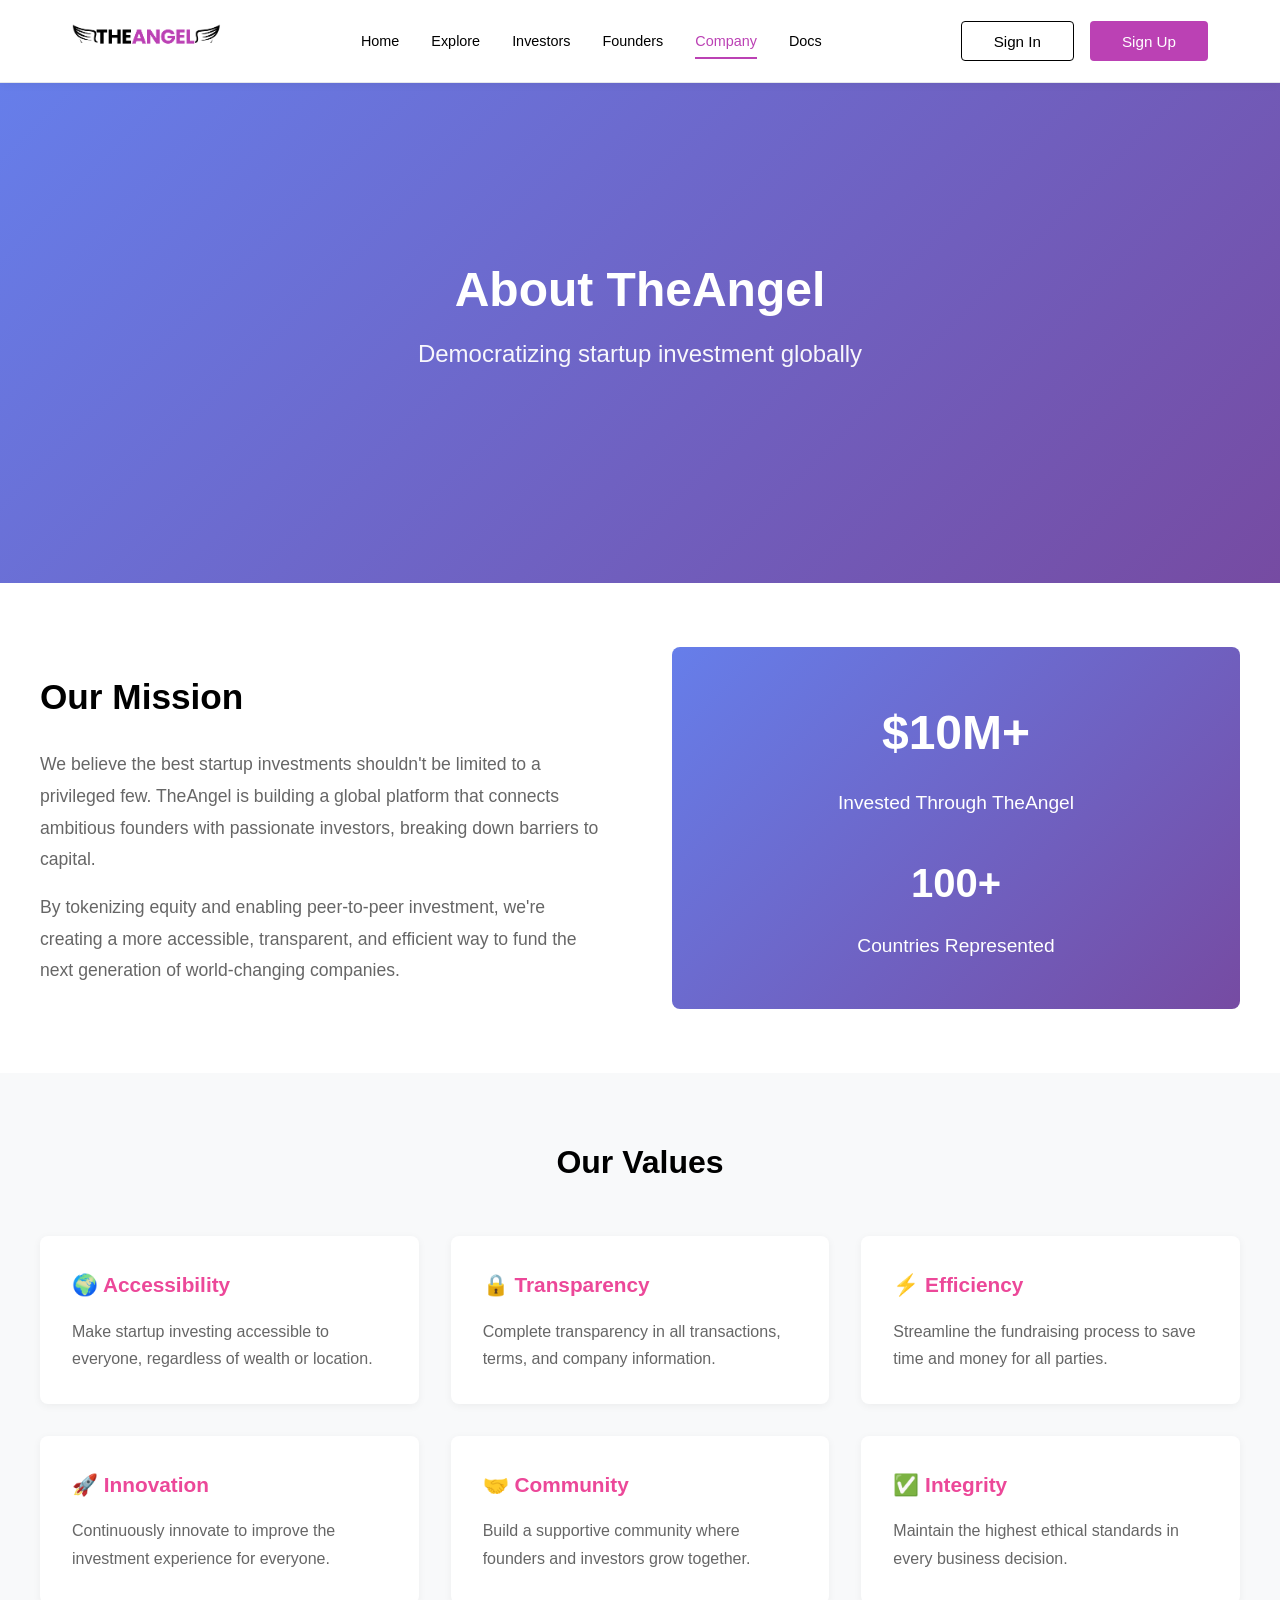
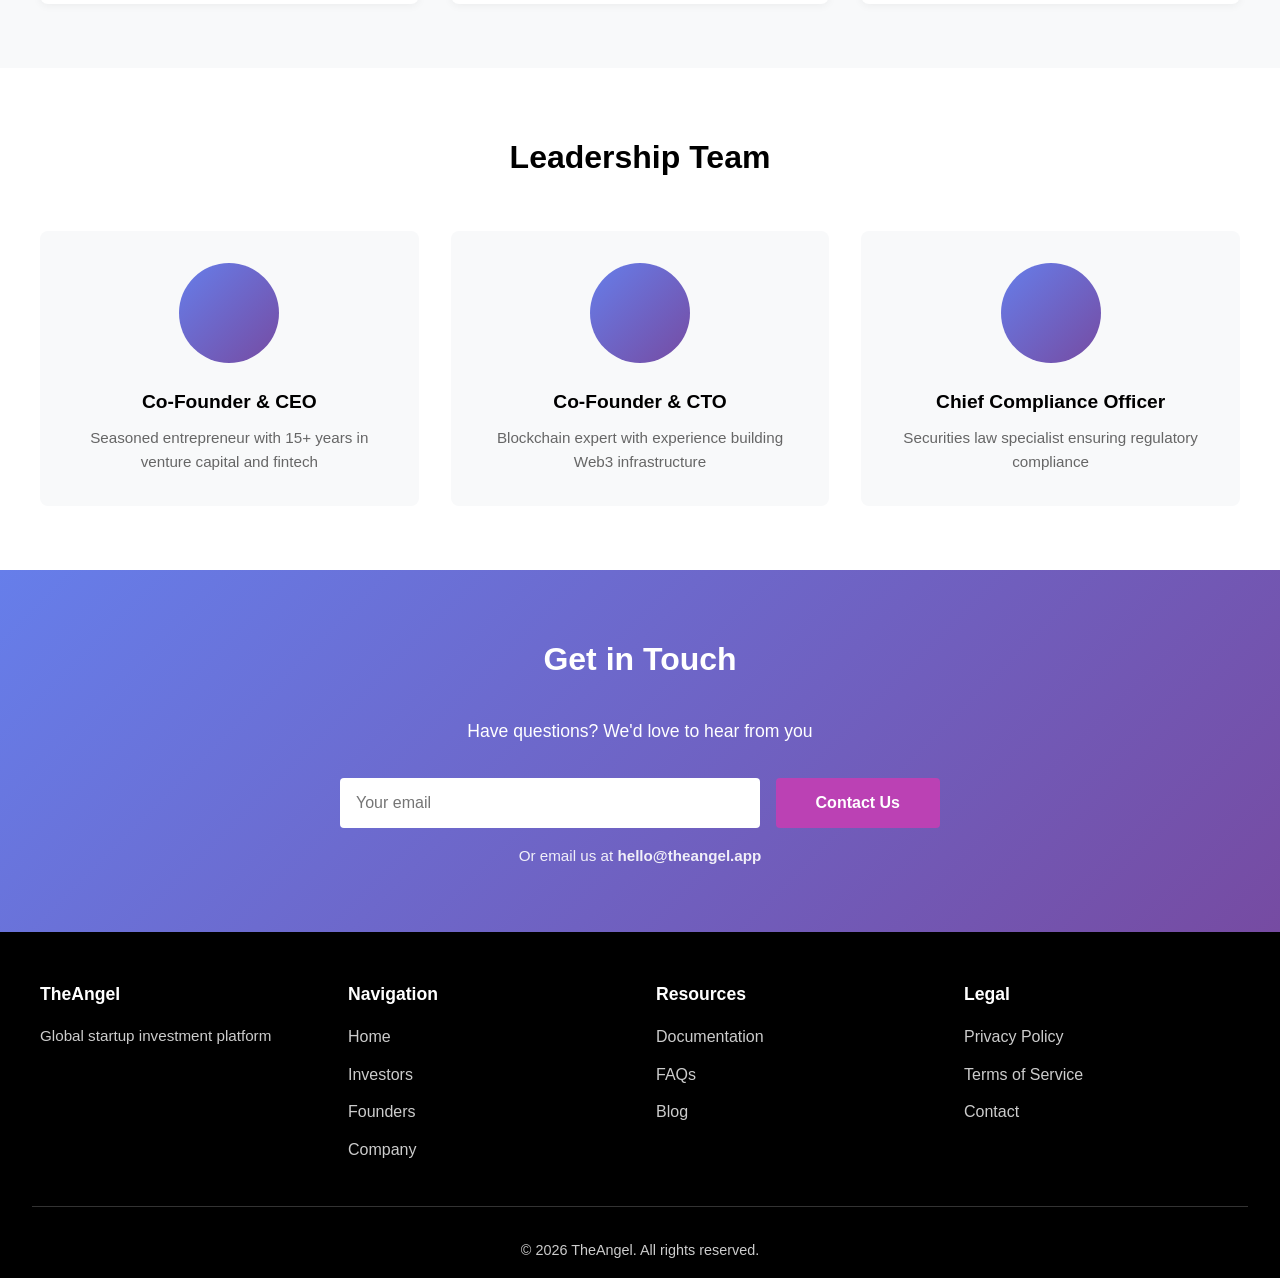
<file: company.html>
<!DOCTYPE html>
<html lang="en">
<head>
    <meta charset="UTF-8">
    <meta name="viewport" content="width=device-width, initial-scale=1.0">
    <title>About TheAngel - Company</title>
    <link rel="stylesheet" href="css/styles.css">
    <link rel="stylesheet" href="css/responsive.css">
</head>
<body>
    <!-- Navigation -->
    <nav class="navbar">
        <div class="navbar-container">
            <div class="logo"><a href="index.html" style="text-decoration: none;"><img src="assets/images/logo.png" alt="TheAngel Logo" class="logo-img"></a></div>
            <ul class="nav-menu">
                <li><a href="index.html" class="nav-link">Home</a></li>
                <li><a href="listings.html" class="nav-link">Explore</a></li>
                <li><a href="investors.html" class="nav-link">Investors</a></li>
                <li><a href="founders.html" class="nav-link">Founders</a></li>
                <li><a href="company.html" class="nav-link">Company</a></li>
                <li><a href="https://docs.theangel.app/" class="nav-link">Docs</a></li>
            </ul>
            <div class="nav-buttons">
                <button class="btn-signin">Sign In</button>
                <button class="btn-signup">Sign Up</button>
            </div>
            <div class="hamburger">
                <span></span>
                <span></span>
                <span></span>
            </div>
        </div>
    </nav>

    <!-- Page Hero -->
    <section class="hero" style="background: linear-gradient(135deg, #667eea 0%, #764ba2 100%);">
        <div class="hero-content">
            <h1>About TheAngel</h1>
            <p>Democratizing startup investment globally</p>
        </div>
    </section>

    <!-- Mission Section -->
    <section style="padding: 4rem 2rem; background-color: white;">
        <div style="max-width: 1200px; margin: 0 auto;">
            <div style="display: grid; grid-template-columns: 1fr 1fr; gap: 4rem; align-items: center;">
                <div>
                    <h2 style="font-size: 2.2rem; margin-bottom: 1.5rem;">Our Mission</h2>
                    <p style="font-size: 1.1rem; color: #666; line-height: 1.8; margin-bottom: 1rem;">
                        We believe the best startup investments shouldn't be limited to a privileged few. TheAngel is building a global platform that connects ambitious founders with passionate investors, breaking down barriers to capital.
                    </p>
                    <p style="font-size: 1.1rem; color: #666; line-height: 1.8;">
                        By tokenizing equity and enabling peer-to-peer investment, we're creating a more accessible, transparent, and efficient way to fund the next generation of world-changing companies.
                    </p>
                </div>
                <div style="background: linear-gradient(135deg, #667eea 0%, #764ba2 100%); padding: 3rem; border-radius: 8px; color: white; text-align: center;">
                    <div style="font-size: 3rem; font-weight: 700; margin-bottom: 1rem;">$10M+</div>
                    <p style="font-size: 1.2rem; margin-bottom: 2rem;">Invested Through TheAngel</p>
                    <div style="font-size: 2.5rem; font-weight: 700; margin-bottom: 1rem;">100+</div>
                    <p style="font-size: 1.2rem;">Countries Represented</p>
                </div>
            </div>
        </div>
    </section>

    <!-- Values Section -->
    <section style="padding: 4rem 2rem; background-color: #f8f9fa;">
        <div style="max-width: 1200px; margin: 0 auto;">
            <h2 style="font-size: 2rem; margin-bottom: 3rem; text-align: center;">Our Values</h2>
            <div style="display: grid; grid-template-columns: repeat(auto-fit, minmax(280px, 1fr)); gap: 2rem;">
                <div style="background: white; padding: 2rem; border-radius: 8px; box-shadow: 0 2px 8px rgba(0,0,0,0.05);">
                    <h3 style="color: #EC4899; margin-bottom: 1rem; font-size: 1.3rem;">🌍 Accessibility</h3>
                    <p style="color: #666; line-height: 1.7;">Make startup investing accessible to everyone, regardless of wealth or location.</p>
                </div>
                <div style="background: white; padding: 2rem; border-radius: 8px; box-shadow: 0 2px 8px rgba(0,0,0,0.05);">
                    <h3 style="color: #EC4899; margin-bottom: 1rem; font-size: 1.3rem;">🔒 Transparency</h3>
                    <p style="color: #666; line-height: 1.7;">Complete transparency in all transactions, terms, and company information.</p>
                </div>
                <div style="background: white; padding: 2rem; border-radius: 8px; box-shadow: 0 2px 8px rgba(0,0,0,0.05);">
                    <h3 style="color: #EC4899; margin-bottom: 1rem; font-size: 1.3rem;">⚡ Efficiency</h3>
                    <p style="color: #666; line-height: 1.7;">Streamline the fundraising process to save time and money for all parties.</p>
                </div>
                <div style="background: white; padding: 2rem; border-radius: 8px; box-shadow: 0 2px 8px rgba(0,0,0,0.05);">
                    <h3 style="color: #EC4899; margin-bottom: 1rem; font-size: 1.3rem;">🚀 Innovation</h3>
                    <p style="color: #666; line-height: 1.7;">Continuously innovate to improve the investment experience for everyone.</p>
                </div>
                <div style="background: white; padding: 2rem; border-radius: 8px; box-shadow: 0 2px 8px rgba(0,0,0,0.05);">
                    <h3 style="color: #EC4899; margin-bottom: 1rem; font-size: 1.3rem;">🤝 Community</h3>
                    <p style="color: #666; line-height: 1.7;">Build a supportive community where founders and investors grow together.</p>
                </div>
                <div style="background: white; padding: 2rem; border-radius: 8px; box-shadow: 0 2px 8px rgba(0,0,0,0.05);">
                    <h3 style="color: #EC4899; margin-bottom: 1rem; font-size: 1.3rem;">✅ Integrity</h3>
                    <p style="color: #666; line-height: 1.7;">Maintain the highest ethical standards in every business decision.</p>
                </div>
            </div>
        </div>
    </section>

    <!-- Team Section -->
    <section style="padding: 4rem 2rem; background-color: white;">
        <div style="max-width: 1200px; margin: 0 auto;">
            <h2 style="font-size: 2rem; margin-bottom: 3rem; text-align: center;">Leadership Team</h2>
            <div style="display: grid; grid-template-columns: repeat(auto-fit, minmax(250px, 1fr)); gap: 2rem;">
                <div style="background: #f8f9fa; padding: 2rem; border-radius: 8px; text-align: center;">
                    <div style="width: 100px; height: 100px; background: linear-gradient(135deg, #667eea 0%, #764ba2 100%); border-radius: 50%; margin: 0 auto 1.5rem;"></div>
                    <h3 style="font-size: 1.2rem; margin-bottom: 0.5rem;">Co-Founder & CEO</h3>
                    <p style="color: #666; font-size: 0.95rem;">Seasoned entrepreneur with 15+ years in venture capital and fintech</p>
                </div>
                <div style="background: #f8f9fa; padding: 2rem; border-radius: 8px; text-align: center;">
                    <div style="width: 100px; height: 100px; background: linear-gradient(135deg, #667eea 0%, #764ba2 100%); border-radius: 50%; margin: 0 auto 1.5rem;"></div>
                    <h3 style="font-size: 1.2rem; margin-bottom: 0.5rem;">Co-Founder & CTO</h3>
                    <p style="color: #666; font-size: 0.95rem;">Blockchain expert with experience building Web3 infrastructure</p>
                </div>
                <div style="background: #f8f9fa; padding: 2rem; border-radius: 8px; text-align: center;">
                    <div style="width: 100px; height: 100px; background: linear-gradient(135deg, #667eea 0%, #764ba2 100%); border-radius: 50%; margin: 0 auto 1.5rem;"></div>
                    <h3 style="font-size: 1.2rem; margin-bottom: 0.5rem;">Chief Compliance Officer</h3>
                    <p style="color: #666; font-size: 0.95rem;">Securities law specialist ensuring regulatory compliance</p>
                </div>
            </div>
        </div>
    </section>

    <!-- Contact Section -->
    <section class="email-capture">
        <div class="email-container">
            <h2>Get in Touch</h2>
            <p style="margin-bottom: 2rem; font-size: 1.1rem;">Have questions? We'd love to hear from you</p>
            <form style="display: flex; gap: 1rem; margin-bottom: 1rem;">
                <input type="email" placeholder="Your email" required style="flex: 1; padding: 1rem; border: none; border-radius: 4px; font-size: 1rem;">
                <button type="submit" class="btn-primary">Contact Us</button>
            </form>
            <p style="font-size: 0.95rem; opacity: 0.9;">Or email us at <strong>hello@theangel.app</strong></p>
        </div>
    </section>

    <!-- Footer -->
    <footer class="footer">
        <div class="footer-container">
            <div class="footer-section">
                <h4>TheAngel</h4>
                <p>Global startup investment platform</p>
            </div>
            <div class="footer-section">
                <h4>Navigation</h4>
                <ul>
                    <li><a href="index.html">Home</a></li>
                    <li><a href="investors.html">Investors</a></li>
                    <li><a href="founders.html">Founders</a></li>
                    <li><a href="company.html">Company</a></li>
                </ul>
            </div>
            <div class="footer-section">
                <h4>Resources</h4>
                <ul>
                    <li><a href="https://docs.theangel.app/">Documentation</a></li>
                    <li><a href="#">FAQs</a></li>
                    <li><a href="#">Blog</a></li>
                </ul>
            </div>
            <div class="footer-section">
                <h4>Legal</h4>
                <ul>
                    <li><a href="#">Privacy Policy</a></li>
                    <li><a href="#">Terms of Service</a></li>
                    <li><a href="#">Contact</a></li>
                </ul>
            </div>
        </div>
        <div class="footer-bottom">
            <p>&copy; 2026 TheAngel. All rights reserved.</p>
        </div>
    </footer>

    <script src="js/main.js"></script>
    <script src="js/modals.js"></script>
</body>
</html>
</file>
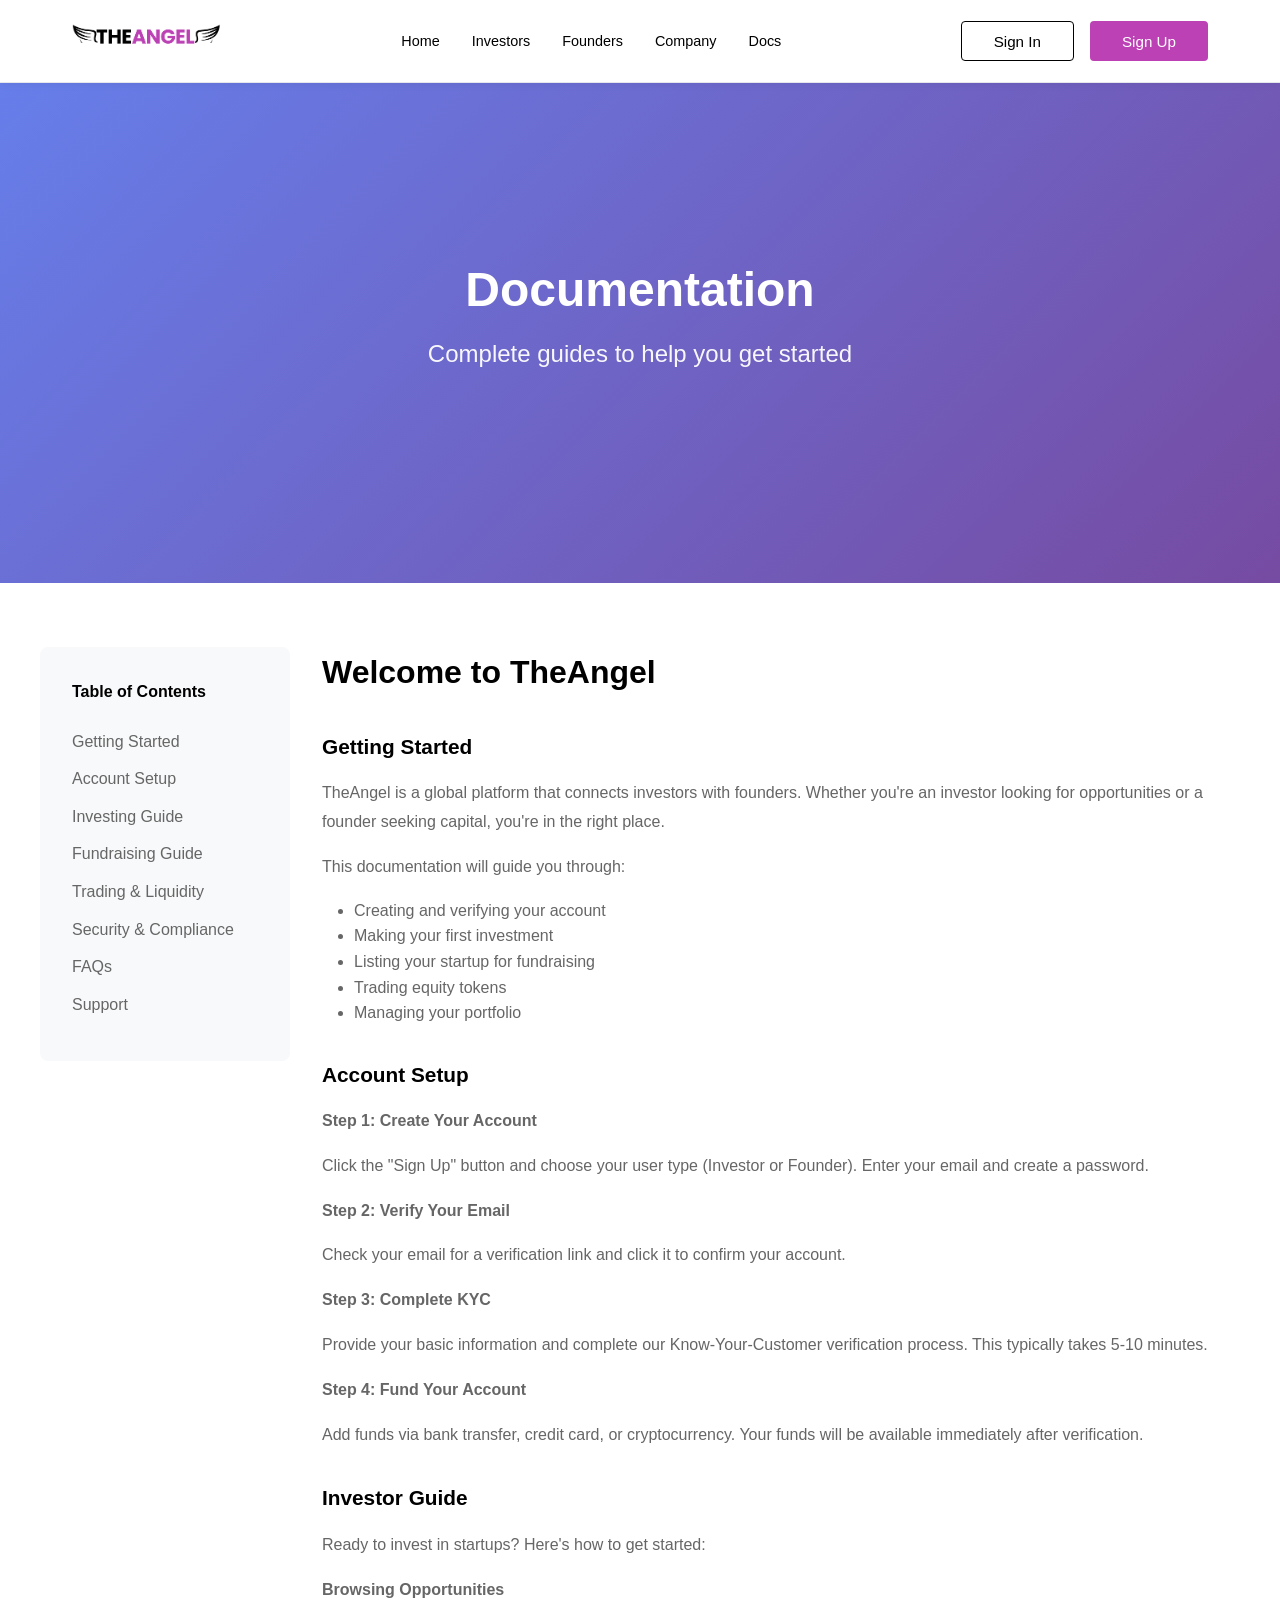
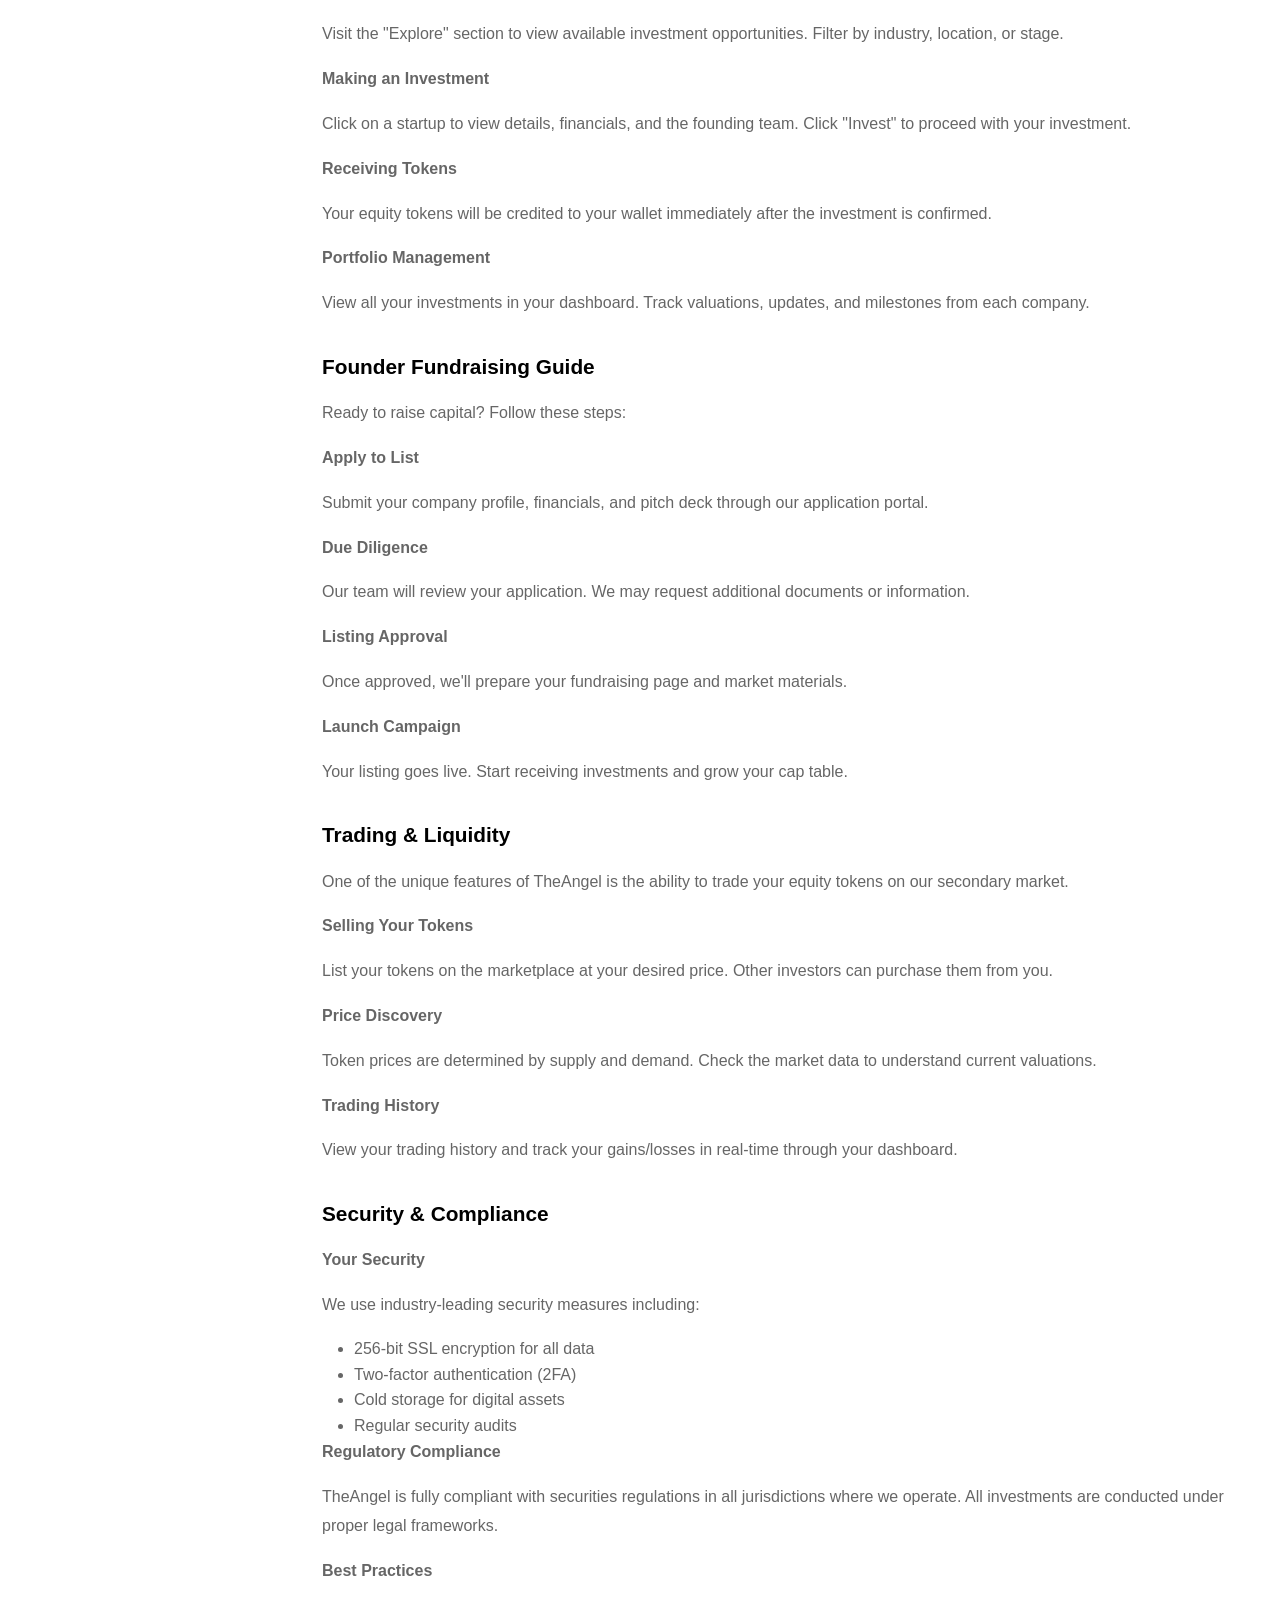
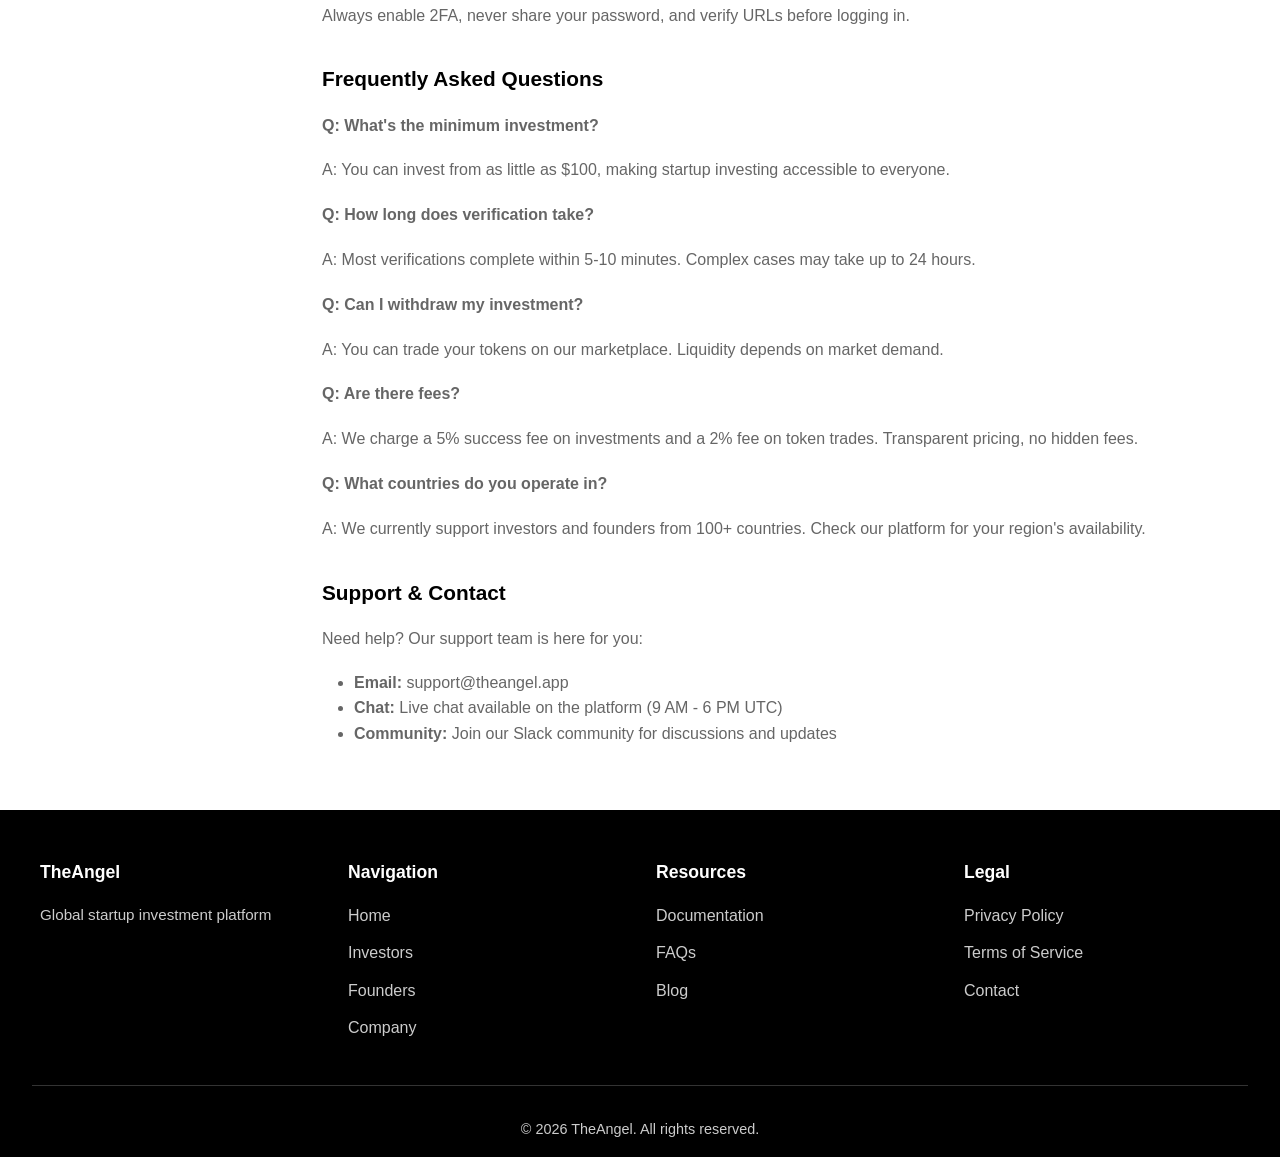
<file: docs.html>
<!DOCTYPE html>
<html lang="en">
<head>
    <meta charset="UTF-8">
    <meta name="viewport" content="width=device-width, initial-scale=1.0">
    <title>Documentation - TheAngel</title>
    <link rel="stylesheet" href="css/styles.css">
    <link rel="stylesheet" href="css/responsive.css">
    <style>
        .docs-container {
            max-width: 1200px;
            margin: 0 auto;
            display: grid;
            grid-template-columns: 250px 1fr;
            gap: 2rem;
        }
        .docs-sidebar {
            background: #f8f9fa;
            padding: 2rem;
            border-radius: 8px;
            height: fit-content;
            position: sticky;
            top: 100px;
        }
        .docs-sidebar ul {
            list-style: none;
            padding: 0;
        }
        .docs-sidebar li {
            margin-bottom: 0.75rem;
        }
        .docs-sidebar a {
            color: #666;
            text-decoration: none;
            transition: color 0.3s;
        }
        .docs-sidebar a:hover {
            color: #EC4899;
        }
        .docs-content h3 {
            margin-top: 2rem;
            margin-bottom: 1rem;
            color: #000;
            font-size: 1.3rem;
        }
        .docs-content p {
            color: #666;
            line-height: 1.8;
            margin-bottom: 1rem;
        }
        .docs-code {
            background: #1e1e1e;
            color: #d4d4d4;
            padding: 1rem;
            border-radius: 4px;
            overflow-x: auto;
            margin: 1rem 0;
            font-size: 0.9rem;
        }
        @media (max-width: 768px) {
            .docs-container {
                grid-template-columns: 1fr;
            }
            .docs-sidebar {
                position: relative;
                top: auto;
            }
        }
    </style>
</head>
<body>
    <!-- Navigation -->
    <nav class="navbar">
        <div class="navbar-container">
            <div class="logo"><a href="index.html" style="text-decoration: none;"><img src="assets/images/logo.png" alt="TheAngel Logo" class="logo-img"></a></div>
            <ul class="nav-menu">
                <li><a href="index.html" class="nav-link">Home</a></li>
                <li><a href="investors.html" class="nav-link">Investors</a></li>
                <li><a href="founders.html" class="nav-link">Founders</a></li>
                <li><a href="company.html" class="nav-link">Company</a></li>
                <li><a href="https://docs.theangel.app/" class="nav-link">Docs</a></li>
            </ul>
            <div class="nav-buttons">
                <button class="btn-signin">Sign In</button>
                <button class="btn-signup">Sign Up</button>
            </div>
            <div class="hamburger">
                <span></span>
                <span></span>
                <span></span>
            </div>
        </div>
    </nav>

    <!-- Page Hero -->
    <section class="hero" style="background: linear-gradient(135deg, #667eea 0%, #764ba2 100%);">
        <div class="hero-content">
            <h1>Documentation</h1>
            <p>Complete guides to help you get started</p>
        </div>
    </section>

    <!-- Documentation Content -->
    <section style="padding: 4rem 2rem;">
        <div class="docs-container">
            <!-- Sidebar -->
            <aside class="docs-sidebar">
                <h4 style="margin-bottom: 1.5rem; color: #000;">Table of Contents</h4>
                <ul>
                    <li><a href="#getting-started">Getting Started</a></li>
                    <li><a href="#account-setup">Account Setup</a></li>
                    <li><a href="#investing">Investing Guide</a></li>
                    <li><a href="#fundraising">Fundraising Guide</a></li>
                    <li><a href="#trading">Trading & Liquidity</a></li>
                    <li><a href="#security">Security & Compliance</a></li>
                    <li><a href="#faq">FAQs</a></li>
                    <li><a href="#support">Support</a></li>
                </ul>
            </aside>

            <!-- Main Content -->
            <main class="docs-content">
                <h2 style="font-size: 2rem; margin-bottom: 2rem;">Welcome to TheAngel</h2>

                <section id="getting-started">
                    <h3>Getting Started</h3>
                    <p>TheAngel is a global platform that connects investors with founders. Whether you're an investor looking for opportunities or a founder seeking capital, you're in the right place.</p>
                    <p>This documentation will guide you through:</p>
                    <ul style="margin-left: 2rem; color: #666;">
                        <li>Creating and verifying your account</li>
                        <li>Making your first investment</li>
                        <li>Listing your startup for fundraising</li>
                        <li>Trading equity tokens</li>
                        <li>Managing your portfolio</li>
                    </ul>
                </section>

                <section id="account-setup">
                    <h3>Account Setup</h3>
                    <p><strong>Step 1: Create Your Account</strong></p>
                    <p>Click the "Sign Up" button and choose your user type (Investor or Founder). Enter your email and create a password.</p>
                    
                    <p><strong>Step 2: Verify Your Email</strong></p>
                    <p>Check your email for a verification link and click it to confirm your account.</p>
                    
                    <p><strong>Step 3: Complete KYC</strong></p>
                    <p>Provide your basic information and complete our Know-Your-Customer verification process. This typically takes 5-10 minutes.</p>
                    
                    <p><strong>Step 4: Fund Your Account</strong></p>
                    <p>Add funds via bank transfer, credit card, or cryptocurrency. Your funds will be available immediately after verification.</p>
                </section>

                <section id="investing">
                    <h3>Investor Guide</h3>
                    <p>Ready to invest in startups? Here's how to get started:</p>
                    
                    <p><strong>Browsing Opportunities</strong></p>
                    <p>Visit the "Explore" section to view available investment opportunities. Filter by industry, location, or stage.</p>
                    
                    <p><strong>Making an Investment</strong></p>
                    <p>Click on a startup to view details, financials, and the founding team. Click "Invest" to proceed with your investment.</p>
                    
                    <p><strong>Receiving Tokens</strong></p>
                    <p>Your equity tokens will be credited to your wallet immediately after the investment is confirmed.</p>
                    
                    <p><strong>Portfolio Management</strong></p>
                    <p>View all your investments in your dashboard. Track valuations, updates, and milestones from each company.</p>
                </section>

                <section id="fundraising">
                    <h3>Founder Fundraising Guide</h3>
                    <p>Ready to raise capital? Follow these steps:</p>
                    
                    <p><strong>Apply to List</strong></p>
                    <p>Submit your company profile, financials, and pitch deck through our application portal.</p>
                    
                    <p><strong>Due Diligence</strong></p>
                    <p>Our team will review your application. We may request additional documents or information.</p>
                    
                    <p><strong>Listing Approval</strong></p>
                    <p>Once approved, we'll prepare your fundraising page and market materials.</p>
                    
                    <p><strong>Launch Campaign</strong></p>
                    <p>Your listing goes live. Start receiving investments and grow your cap table.</p>
                </section>

                <section id="trading">
                    <h3>Trading & Liquidity</h3>
                    <p>One of the unique features of TheAngel is the ability to trade your equity tokens on our secondary market.</p>
                    
                    <p><strong>Selling Your Tokens</strong></p>
                    <p>List your tokens on the marketplace at your desired price. Other investors can purchase them from you.</p>
                    
                    <p><strong>Price Discovery</strong></p>
                    <p>Token prices are determined by supply and demand. Check the market data to understand current valuations.</p>
                    
                    <p><strong>Trading History</strong></p>
                    <p>View your trading history and track your gains/losses in real-time through your dashboard.</p>
                </section>

                <section id="security">
                    <h3>Security & Compliance</h3>
                    <p><strong>Your Security</strong></p>
                    <p>We use industry-leading security measures including:</p>
                    <ul style="margin-left: 2rem; color: #666;">
                        <li>256-bit SSL encryption for all data</li>
                        <li>Two-factor authentication (2FA)</li>
                        <li>Cold storage for digital assets</li>
                        <li>Regular security audits</li>
                    </ul>
                    
                    <p><strong>Regulatory Compliance</strong></p>
                    <p>TheAngel is fully compliant with securities regulations in all jurisdictions where we operate. All investments are conducted under proper legal frameworks.</p>
                    
                    <p><strong>Best Practices</strong></p>
                    <p>Always enable 2FA, never share your password, and verify URLs before logging in.</p>
                </section>

                <section id="faq">
                    <h3>Frequently Asked Questions</h3>
                    
                    <p><strong>Q: What's the minimum investment?</strong></p>
                    <p>A: You can invest from as little as $100, making startup investing accessible to everyone.</p>
                    
                    <p><strong>Q: How long does verification take?</strong></p>
                    <p>A: Most verifications complete within 5-10 minutes. Complex cases may take up to 24 hours.</p>
                    
                    <p><strong>Q: Can I withdraw my investment?</strong></p>
                    <p>A: You can trade your tokens on our marketplace. Liquidity depends on market demand.</p>
                    
                    <p><strong>Q: Are there fees?</strong></p>
                    <p>A: We charge a 5% success fee on investments and a 2% fee on token trades. Transparent pricing, no hidden fees.</p>
                    
                    <p><strong>Q: What countries do you operate in?</strong></p>
                    <p>A: We currently support investors and founders from 100+ countries. Check our platform for your region's availability.</p>
                </section>

                <section id="support">
                    <h3>Support & Contact</h3>
                    <p>Need help? Our support team is here for you:</p>
                    <ul style="margin-left: 2rem; color: #666;">
                        <li><strong>Email:</strong> support@theangel.app</li>
                        <li><strong>Chat:</strong> Live chat available on the platform (9 AM - 6 PM UTC)</li>
                        <li><strong>Community:</strong> Join our Slack community for discussions and updates</li>
                    </ul>
                </section>
            </main>
        </div>
    </section>

    <!-- Footer -->
    <footer class="footer">
        <div class="footer-container">
            <div class="footer-section">
                <h4>TheAngel</h4>
                <p>Global startup investment platform</p>
            </div>
            <div class="footer-section">
                <h4>Navigation</h4>
                <ul>
                    <li><a href="index.html">Home</a></li>
                    <li><a href="investors.html">Investors</a></li>
                    <li><a href="founders.html">Founders</a></li>
                    <li><a href="company.html">Company</a></li>
                </ul>
            </div>
            <div class="footer-section">
                <h4>Resources</h4>
                <ul>
                    <li><a href="https://docs.theangel.app/">Documentation</a></li>
                    <li><a href="#">FAQs</a></li>
                    <li><a href="#">Blog</a></li>
                </ul>
            </div>
            <div class="footer-section">
                <h4>Legal</h4>
                <ul>
                    <li><a href="#">Privacy Policy</a></li>
                    <li><a href="#">Terms of Service</a></li>
                    <li><a href="#">Contact</a></li>
                </ul>
            </div>
        </div>
        <div class="footer-bottom">
            <p>&copy; 2026 TheAngel. All rights reserved.</p>
        </div>
    </footer>

    <script src="js/main.js"></script>
    <script src="js/modals.js"></script>
</body>
</html>
</file>
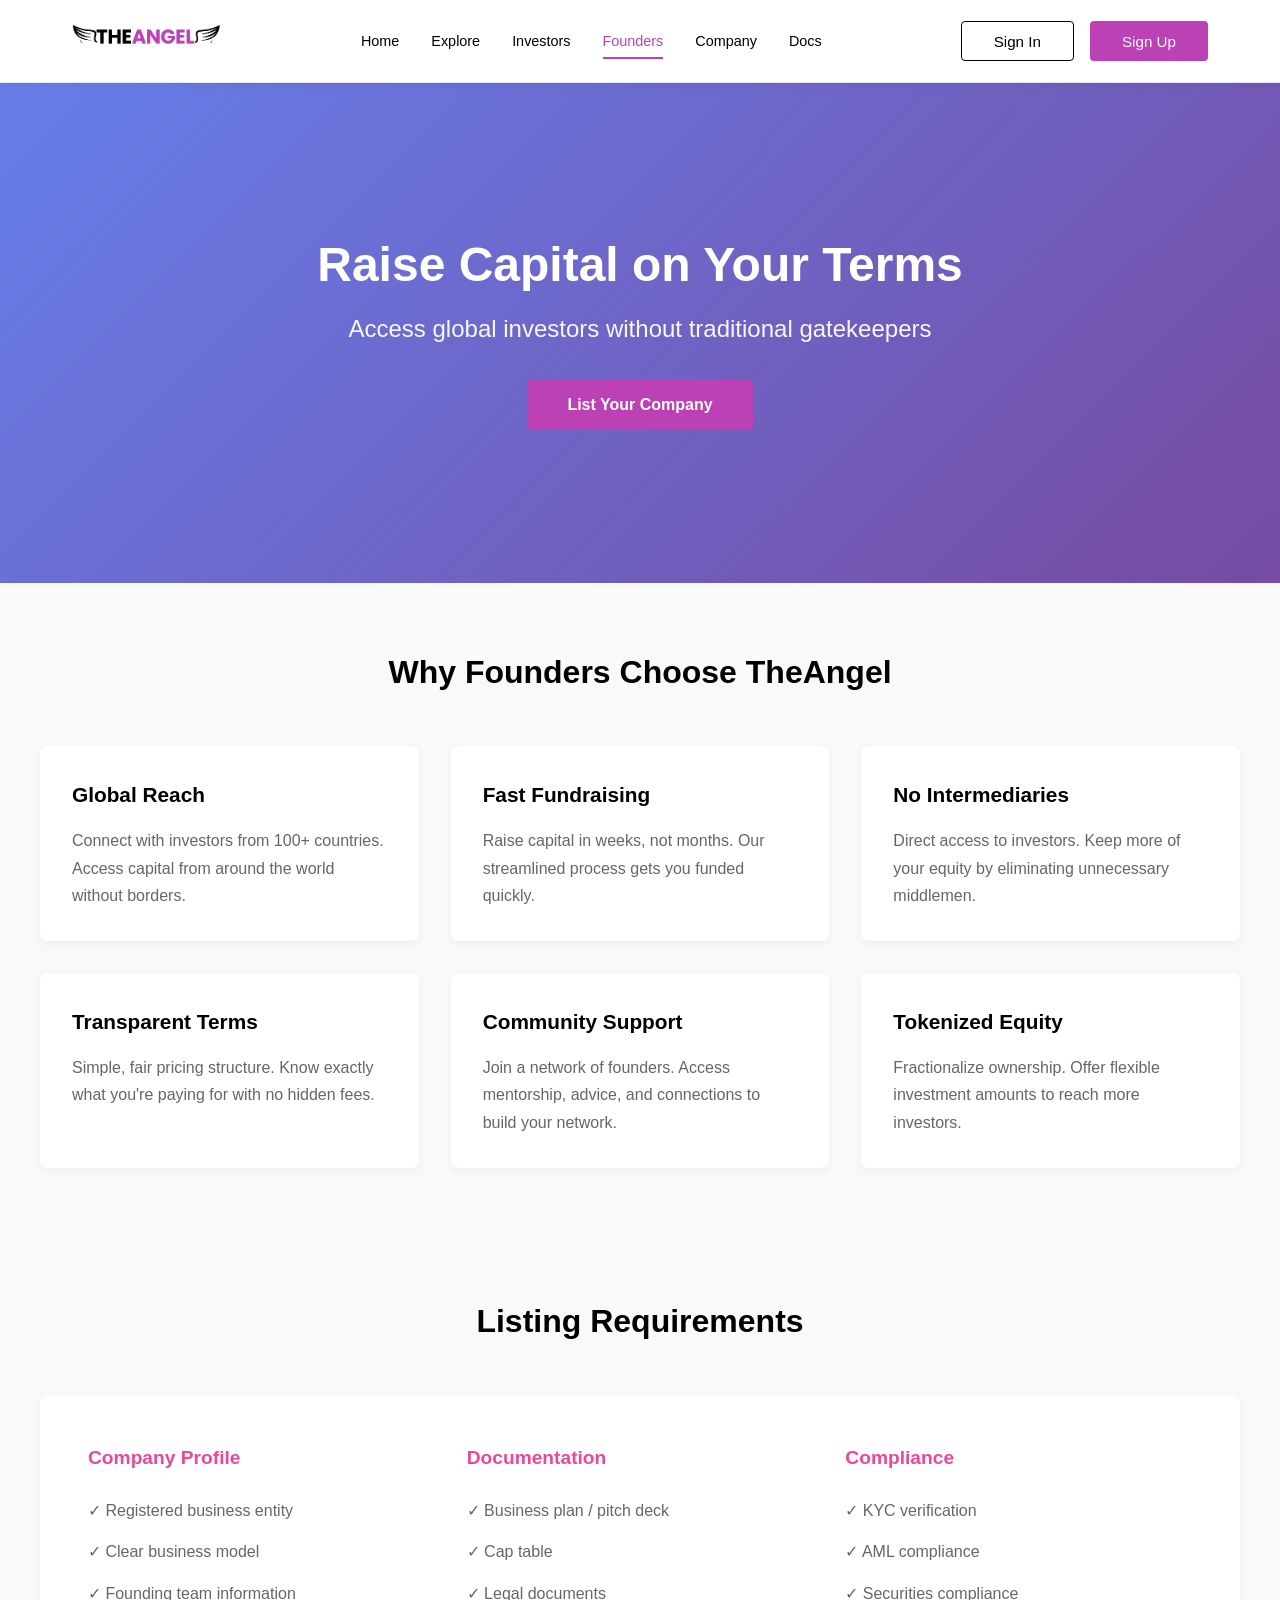
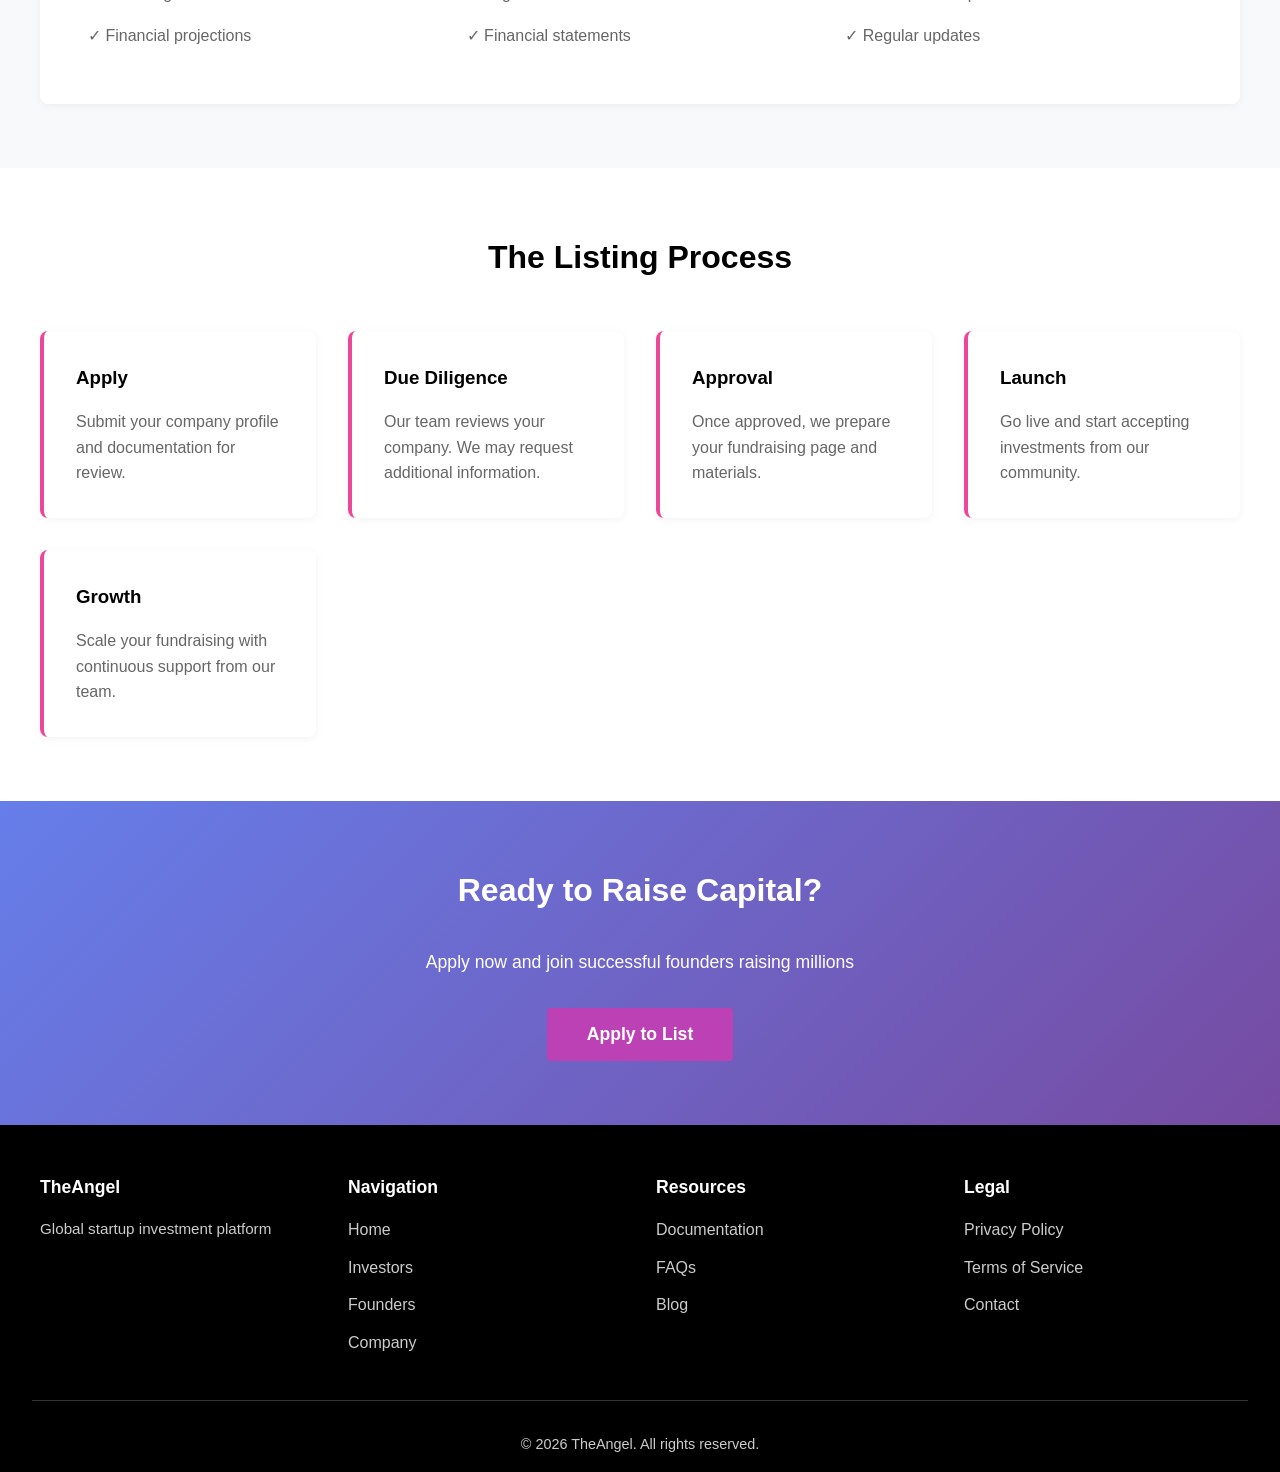
<file: founders.html>
<!DOCTYPE html>
<html lang="en">
<head>
    <meta charset="UTF-8">
    <meta name="viewport" content="width=device-width, initial-scale=1.0">
    <title>For Founders - TheAngel</title>
    <link rel="stylesheet" href="css/styles.css">
    <link rel="stylesheet" href="css/responsive.css">
</head>
<body>
    <!-- Navigation -->
    <nav class="navbar">
        <div class="navbar-container">
            <div class="logo"><a href="index.html" style="text-decoration: none;"><img src="assets/images/logo.png" alt="TheAngel Logo" class="logo-img"></a></div>
            <ul class="nav-menu">
                <li><a href="index.html" class="nav-link">Home</a></li>
                <li><a href="listings.html" class="nav-link">Explore</a></li>
                <li><a href="investors.html" class="nav-link">Investors</a></li>
                <li><a href="founders.html" class="nav-link">Founders</a></li>
                <li><a href="company.html" class="nav-link">Company</a></li>
                <li><a href="https://docs.theangel.app/" class="nav-link">Docs</a></li>
            </ul>
            <div class="nav-buttons">
                <button class="btn-signin">Sign In</button>
                <button class="btn-signup">Sign Up</button>
            </div>
            <div class="hamburger">
                <span></span>
                <span></span>
                <span></span>
            </div>
        </div>
    </nav>

    <!-- Page Hero -->
    <section class="hero" style="background: linear-gradient(135deg, #667eea 0%, #764ba2 100%);">
        <div class="hero-content">
            <h1>Raise Capital on Your Terms</h1>
            <p>Access global investors without traditional gatekeepers</p>
            <div class="hero-buttons">
                <button class="btn-primary">List Your Company</button>
            </div>
        </div>
    </section>

    <!-- Benefits Section -->
    <section class="learn-section">
        <div class="learn-container">
            <h2>Why Founders Choose TheAngel</h2>
            <div class="learn-cards">
                <div class="learn-card">
                    <h3>Global Reach</h3>
                    <p>Connect with investors from 100+ countries. Access capital from around the world without borders.</p>
                </div>
                <div class="learn-card">
                    <h3>Fast Fundraising</h3>
                    <p>Raise capital in weeks, not months. Our streamlined process gets you funded quickly.</p>
                </div>
                <div class="learn-card">
                    <h3>No Intermediaries</h3>
                    <p>Direct access to investors. Keep more of your equity by eliminating unnecessary middlemen.</p>
                </div>
                <div class="learn-card">
                    <h3>Transparent Terms</h3>
                    <p>Simple, fair pricing structure. Know exactly what you're paying for with no hidden fees.</p>
                </div>
                <div class="learn-card">
                    <h3>Community Support</h3>
                    <p>Join a network of founders. Access mentorship, advice, and connections to build your network.</p>
                </div>
                <div class="learn-card">
                    <h3>Tokenized Equity</h3>
                    <p>Fractionalize ownership. Offer flexible investment amounts to reach more investors.</p>
                </div>
            </div>
        </div>
    </section>

    <!-- Listing Requirements -->
    <section style="padding: 4rem 2rem; background-color: #f8f9fa;">
        <div style="max-width: 1200px; margin: 0 auto;">
            <h2 style="font-size: 2rem; margin-bottom: 3rem; text-align: center;">Listing Requirements</h2>
            <div style="background: white; padding: 3rem; border-radius: 8px; box-shadow: 0 2px 8px rgba(0,0,0,0.05);">
                <div style="display: grid; grid-template-columns: repeat(auto-fit, minmax(300px, 1fr)); gap: 2rem;">
                    <div>
                        <h3 style="color: #EC4899; margin-bottom: 1rem; font-size: 1.2rem;">Company Profile</h3>
                        <ul style="list-style: none; padding: 0;">
                            <li style="padding: 0.5rem 0; color: #666;">✓ Registered business entity</li>
                            <li style="padding: 0.5rem 0; color: #666;">✓ Clear business model</li>
                            <li style="padding: 0.5rem 0; color: #666;">✓ Founding team information</li>
                            <li style="padding: 0.5rem 0; color: #666;">✓ Financial projections</li>
                        </ul>
                    </div>
                    <div>
                        <h3 style="color: #EC4899; margin-bottom: 1rem; font-size: 1.2rem;">Documentation</h3>
                        <ul style="list-style: none; padding: 0;">
                            <li style="padding: 0.5rem 0; color: #666;">✓ Business plan / pitch deck</li>
                            <li style="padding: 0.5rem 0; color: #666;">✓ Cap table</li>
                            <li style="padding: 0.5rem 0; color: #666;">✓ Legal documents</li>
                            <li style="padding: 0.5rem 0; color: #666;">✓ Financial statements</li>
                        </ul>
                    </div>
                    <div>
                        <h3 style="color: #EC4899; margin-bottom: 1rem; font-size: 1.2rem;">Compliance</h3>
                        <ul style="list-style: none; padding: 0;">
                            <li style="padding: 0.5rem 0; color: #666;">✓ KYC verification</li>
                            <li style="padding: 0.5rem 0; color: #666;">✓ AML compliance</li>
                            <li style="padding: 0.5rem 0; color: #666;">✓ Securities compliance</li>
                            <li style="padding: 0.5rem 0; color: #666;">✓ Regular updates</li>
                        </ul>
                    </div>
                </div>
            </div>
        </div>
    </section>

    <!-- Process Section -->
    <section style="padding: 4rem 2rem;">
        <div style="max-width: 1200px; margin: 0 auto;">
            <h2 style="font-size: 2rem; margin-bottom: 3rem; text-align: center;">The Listing Process</h2>
            <div style="display: grid; grid-template-columns: repeat(auto-fit, minmax(250px, 1fr)); gap: 2rem;">
                <div style="background: white; padding: 2rem; border-radius: 8px; box-shadow: 0 2px 8px rgba(0,0,0,0.05); border-left: 4px solid #EC4899;">
                    <h3 style="color: #000; margin-bottom: 1rem;">Apply</h3>
                    <p style="color: #666;">Submit your company profile and documentation for review.</p>
                </div>
                <div style="background: white; padding: 2rem; border-radius: 8px; box-shadow: 0 2px 8px rgba(0,0,0,0.05); border-left: 4px solid #EC4899;">
                    <h3 style="color: #000; margin-bottom: 1rem;">Due Diligence</h3>
                    <p style="color: #666;">Our team reviews your company. We may request additional information.</p>
                </div>
                <div style="background: white; padding: 2rem; border-radius: 8px; box-shadow: 0 2px 8px rgba(0,0,0,0.05); border-left: 4px solid #EC4899;">
                    <h3 style="color: #000; margin-bottom: 1rem;">Approval</h3>
                    <p style="color: #666;">Once approved, we prepare your fundraising page and materials.</p>
                </div>
                <div style="background: white; padding: 2rem; border-radius: 8px; box-shadow: 0 2px 8px rgba(0,0,0,0.05); border-left: 4px solid #EC4899;">
                    <h3 style="color: #000; margin-bottom: 1rem;">Launch</h3>
                    <p style="color: #666;">Go live and start accepting investments from our community.</p>
                </div>
                <div style="background: white; padding: 2rem; border-radius: 8px; box-shadow: 0 2px 8px rgba(0,0,0,0.05); border-left: 4px solid #EC4899;">
                    <h3 style="color: #000; margin-bottom: 1rem;">Growth</h3>
                    <p style="color: #666;">Scale your fundraising with continuous support from our team.</p>
                </div>
            </div>
        </div>
    </section>

    <!-- CTA Section -->
    <section class="email-capture">
        <div class="email-container">
            <h2>Ready to Raise Capital?</h2>
            <p style="margin-bottom: 2rem; font-size: 1.1rem;">Apply now and join successful founders raising millions</p>
            <button class="btn-primary" style="padding: 1rem 2.5rem; font-size: 1.1rem;">Apply to List</button>
        </div>
    </section>

    <!-- Footer -->
    <footer class="footer">
        <div class="footer-container">
            <div class="footer-section">
                <h4>TheAngel</h4>
                <p>Global startup investment platform</p>
            </div>
            <div class="footer-section">
                <h4>Navigation</h4>
                <ul>
                    <li><a href="index.html">Home</a></li>
                    <li><a href="investors.html">Investors</a></li>
                    <li><a href="founders.html">Founders</a></li>
                    <li><a href="company.html">Company</a></li>
                </ul>
            </div>
            <div class="footer-section">
                <h4>Resources</h4>
                <ul>
                    <li><a href="https://docs.theangel.app/">Documentation</a></li>
                    <li><a href="#">FAQs</a></li>
                    <li><a href="#">Blog</a></li>
                </ul>
            </div>
            <div class="footer-section">
                <h4>Legal</h4>
                <ul>
                    <li><a href="#">Privacy Policy</a></li>
                    <li><a href="#">Terms of Service</a></li>
                    <li><a href="#">Contact</a></li>
                </ul>
            </div>
        </div>
        <div class="footer-bottom">
            <p>&copy; 2026 TheAngel. All rights reserved.</p>
        </div>
    </footer>

    <script src="js/main.js"></script>
    <script src="js/modals.js"></script>
</body>
</html>
</file>
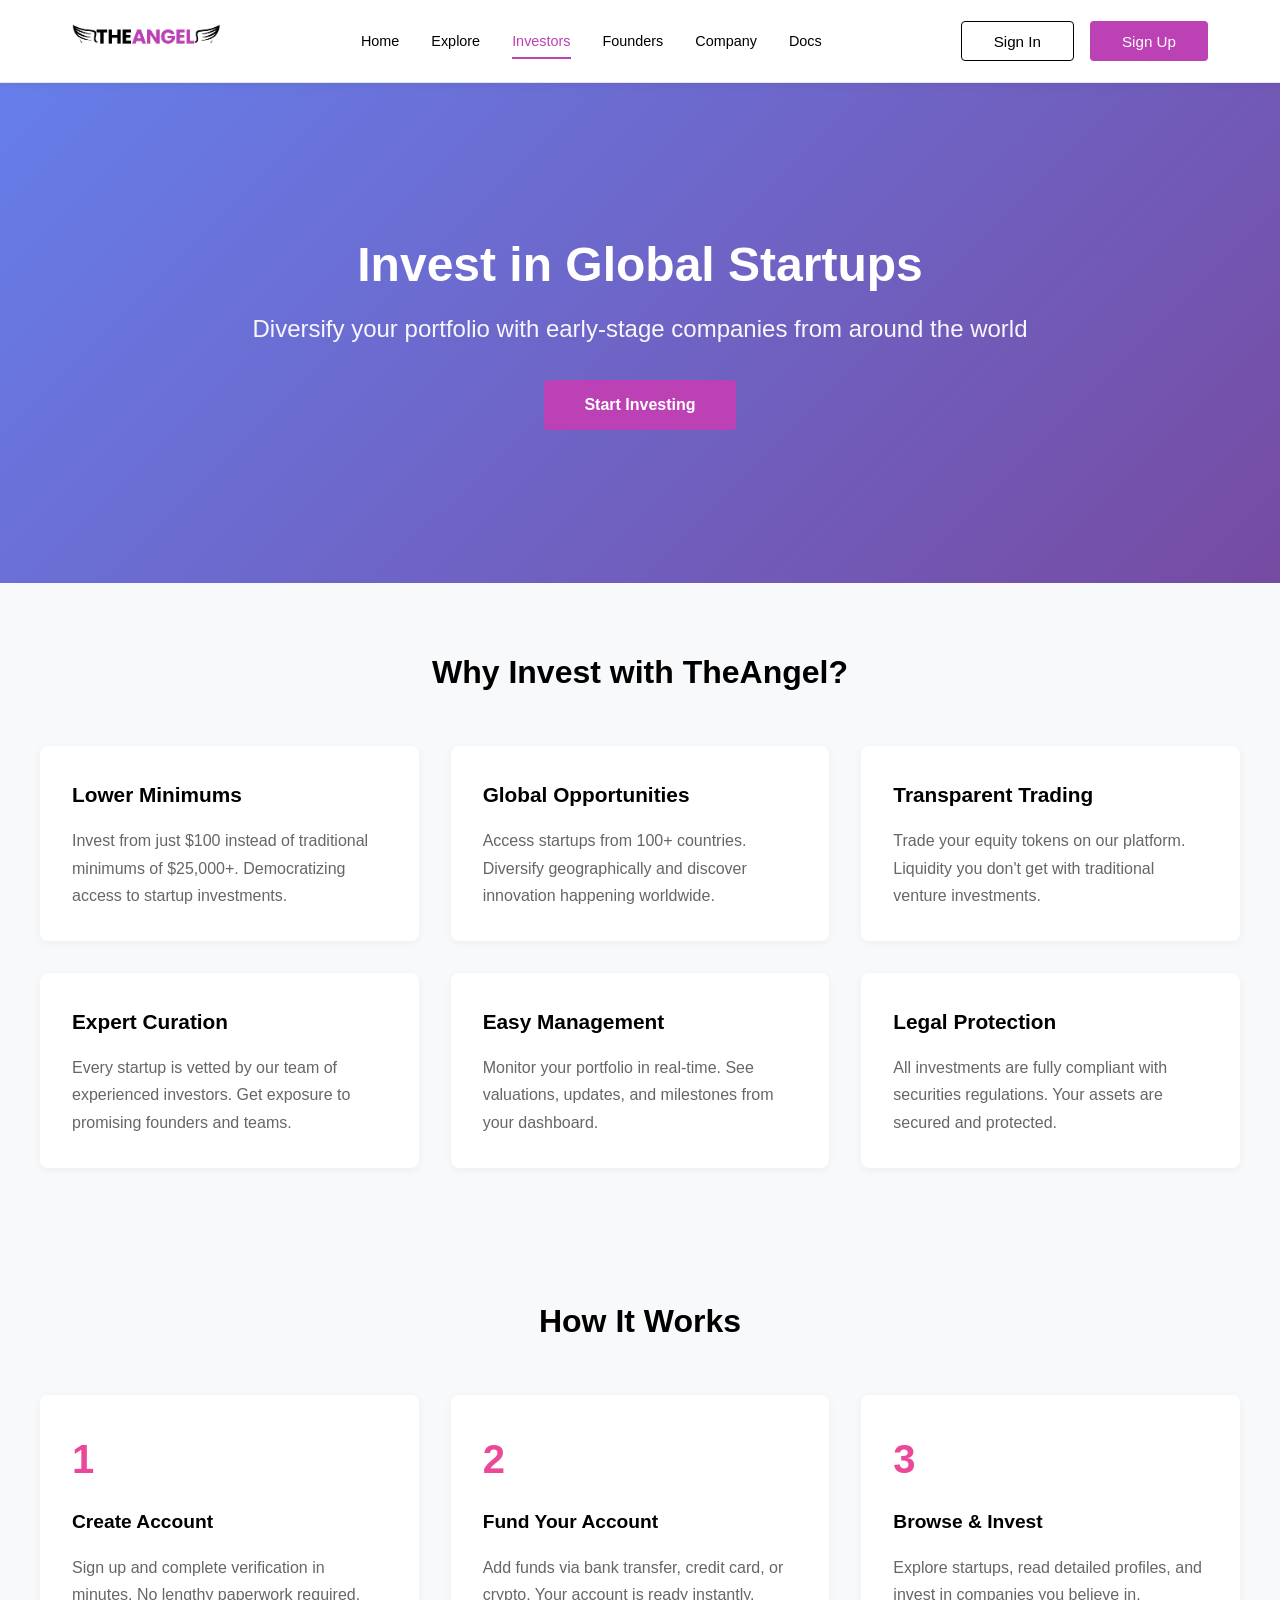
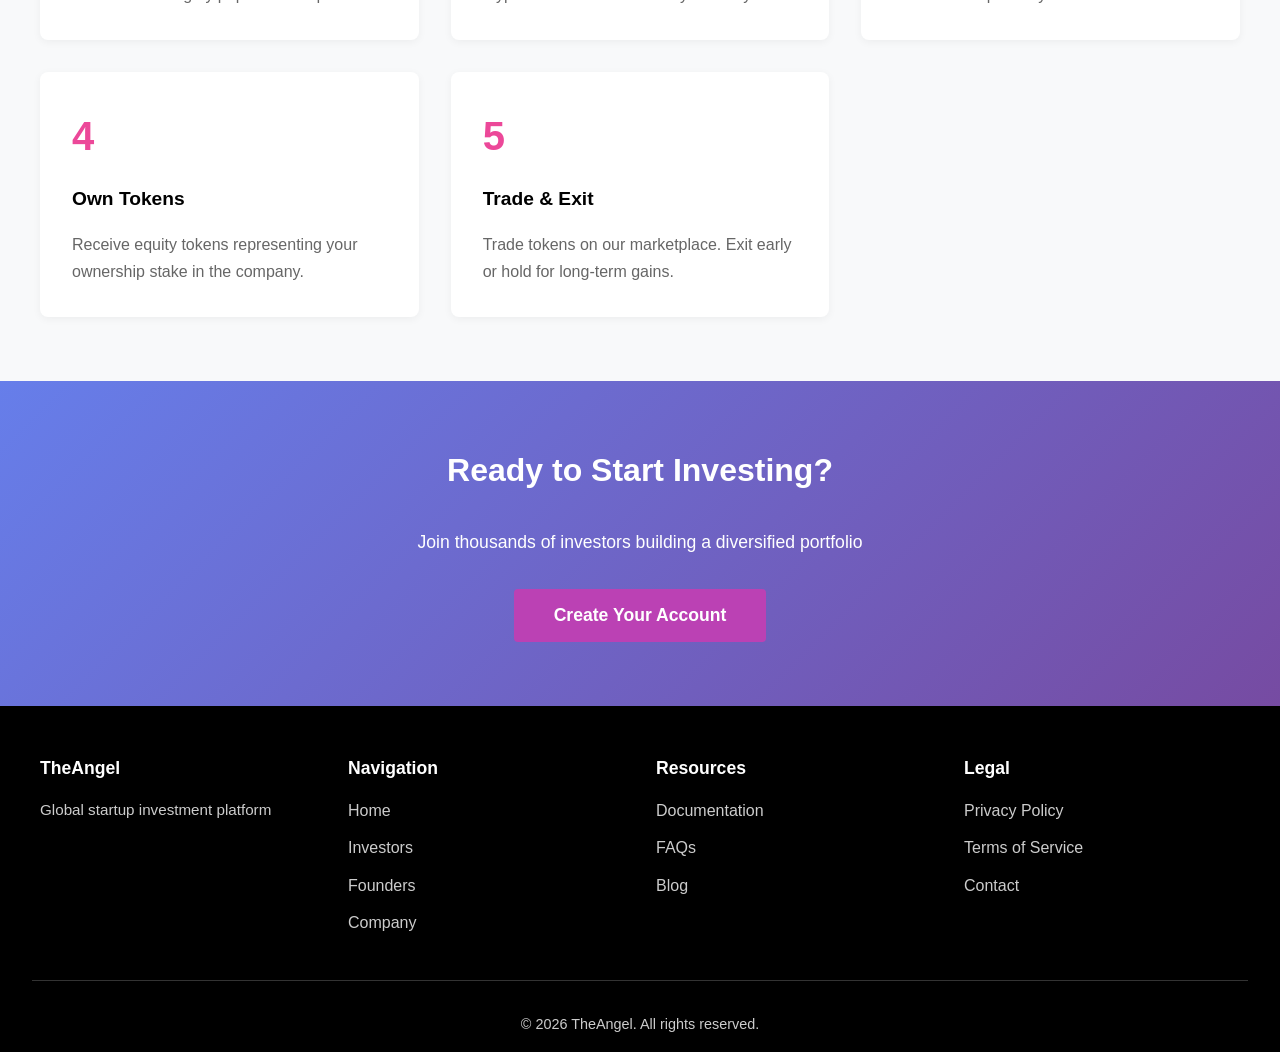
<file: investors.html>
<!DOCTYPE html>
<html lang="en">
<head>
    <meta charset="UTF-8">
    <meta name="viewport" content="width=device-width, initial-scale=1.0">
    <title>For Investors - TheAngel</title>
    <link rel="stylesheet" href="css/styles.css">
    <link rel="stylesheet" href="css/responsive.css">
</head>
<body>
    <!-- Navigation -->
    <nav class="navbar">
        <div class="navbar-container">
            <div class="logo"><a href="index.html" style="text-decoration: none;"><img src="assets/images/logo.png" alt="TheAngel Logo" class="logo-img"></a></div>
            <ul class="nav-menu">
                <li><a href="index.html" class="nav-link">Home</a></li>
                <li><a href="listings.html" class="nav-link">Explore</a></li>
                <li><a href="investors.html" class="nav-link">Investors</a></li>
                <li><a href="founders.html" class="nav-link">Founders</a></li>
                <li><a href="company.html" class="nav-link">Company</a></li>
                <li><a href="https://docs.theangel.app/" class="nav-link">Docs</a></li>
            </ul>
            <div class="nav-buttons">
                <button class="btn-signin">Sign In</button>
                <button class="btn-signup">Sign Up</button>
            </div>
            <div class="hamburger">
                <span></span>
                <span></span>
                <span></span>
            </div>
        </div>
    </nav>

    <!-- Page Hero -->
    <section class="hero" style="background: linear-gradient(135deg, #667eea 0%, #764ba2 100%);">
        <div class="hero-content">
            <h1>Invest in Global Startups</h1>
            <p>Diversify your portfolio with early-stage companies from around the world</p>
            <div class="hero-buttons">
                <button class="btn-primary">Start Investing</button>
            </div>
        </div>
    </section>

    <!-- Benefits Section -->
    <section class="learn-section">
        <div class="learn-container">
            <h2>Why Invest with TheAngel?</h2>
            <div class="learn-cards">
                <div class="learn-card">
                    <h3>Lower Minimums</h3>
                    <p>Invest from just $100 instead of traditional minimums of $25,000+. Democratizing access to startup investments.</p>
                </div>
                <div class="learn-card">
                    <h3>Global Opportunities</h3>
                    <p>Access startups from 100+ countries. Diversify geographically and discover innovation happening worldwide.</p>
                </div>
                <div class="learn-card">
                    <h3>Transparent Trading</h3>
                    <p>Trade your equity tokens on our platform. Liquidity you don't get with traditional venture investments.</p>
                </div>
                <div class="learn-card">
                    <h3>Expert Curation</h3>
                    <p>Every startup is vetted by our team of experienced investors. Get exposure to promising founders and teams.</p>
                </div>
                <div class="learn-card">
                    <h3>Easy Management</h3>
                    <p>Monitor your portfolio in real-time. See valuations, updates, and milestones from your dashboard.</p>
                </div>
                <div class="learn-card">
                    <h3>Legal Protection</h3>
                    <p>All investments are fully compliant with securities regulations. Your assets are secured and protected.</p>
                </div>
            </div>
        </div>
    </section>

    <!-- How It Works -->
    <section style="padding: 4rem 2rem; background-color: #f8f9fa;">
        <div style="max-width: 1200px; margin: 0 auto;">
            <h2 style="font-size: 2rem; margin-bottom: 3rem; text-align: center;">How It Works</h2>
            <div style="display: grid; grid-template-columns: repeat(auto-fit, minmax(280px, 1fr)); gap: 2rem;">
                <div style="background: white; padding: 2rem; border-radius: 8px; box-shadow: 0 2px 8px rgba(0,0,0,0.05);">
                    <div style="font-size: 2.5rem; font-weight: 700; color: #EC4899; margin-bottom: 1rem;">1</div>
                    <h3 style="font-size: 1.2rem; margin-bottom: 1rem;">Create Account</h3>
                    <p style="color: #666; line-height: 1.7;">Sign up and complete verification in minutes. No lengthy paperwork required.</p>
                </div>
                <div style="background: white; padding: 2rem; border-radius: 8px; box-shadow: 0 2px 8px rgba(0,0,0,0.05);">
                    <div style="font-size: 2.5rem; font-weight: 700; color: #EC4899; margin-bottom: 1rem;">2</div>
                    <h3 style="font-size: 1.2rem; margin-bottom: 1rem;">Fund Your Account</h3>
                    <p style="color: #666; line-height: 1.7;">Add funds via bank transfer, credit card, or crypto. Your account is ready instantly.</p>
                </div>
                <div style="background: white; padding: 2rem; border-radius: 8px; box-shadow: 0 2px 8px rgba(0,0,0,0.05);">
                    <div style="font-size: 2.5rem; font-weight: 700; color: #EC4899; margin-bottom: 1rem;">3</div>
                    <h3 style="font-size: 1.2rem; margin-bottom: 1rem;">Browse & Invest</h3>
                    <p style="color: #666; line-height: 1.7;">Explore startups, read detailed profiles, and invest in companies you believe in.</p>
                </div>
                <div style="background: white; padding: 2rem; border-radius: 8px; box-shadow: 0 2px 8px rgba(0,0,0,0.05);">
                    <div style="font-size: 2.5rem; font-weight: 700; color: #EC4899; margin-bottom: 1rem;">4</div>
                    <h3 style="font-size: 1.2rem; margin-bottom: 1rem;">Own Tokens</h3>
                    <p style="color: #666; line-height: 1.7;">Receive equity tokens representing your ownership stake in the company.</p>
                </div>
                <div style="background: white; padding: 2rem; border-radius: 8px; box-shadow: 0 2px 8px rgba(0,0,0,0.05);">
                    <div style="font-size: 2.5rem; font-weight: 700; color: #EC4899; margin-bottom: 1rem;">5</div>
                    <h3 style="font-size: 1.2rem; margin-bottom: 1rem;">Trade & Exit</h3>
                    <p style="color: #666; line-height: 1.7;">Trade tokens on our marketplace. Exit early or hold for long-term gains.</p>
                </div>
            </div>
        </div>
    </section>

    <!-- CTA Section -->
    <section class="email-capture">
        <div class="email-container">
            <h2>Ready to Start Investing?</h2>
            <p style="margin-bottom: 2rem; font-size: 1.1rem;">Join thousands of investors building a diversified portfolio</p>
            <button class="btn-primary" style="padding: 1rem 2.5rem; font-size: 1.1rem;">Create Your Account</button>
        </div>
    </section>

    <!-- Footer -->
    <footer class="footer">
        <div class="footer-container">
            <div class="footer-section">
                <h4>TheAngel</h4>
                <p>Global startup investment platform</p>
            </div>
            <div class="footer-section">
                <h4>Navigation</h4>
                <ul>
                    <li><a href="index.html">Home</a></li>
                    <li><a href="investors.html">Investors</a></li>
                    <li><a href="founders.html">Founders</a></li>
                    <li><a href="company.html">Company</a></li>
                </ul>
            </div>
            <div class="footer-section">
                <h4>Resources</h4>
                <ul>
                    <li><a href="https://docs.theangel.app/">Documentation</a></li>
                    <li><a href="#">FAQs</a></li>
                    <li><a href="#">Blog</a></li>
                </ul>
            </div>
            <div class="footer-section">
                <h4>Legal</h4>
                <ul>
                    <li><a href="#">Privacy Policy</a></li>
                    <li><a href="#">Terms of Service</a></li>
                    <li><a href="#">Contact</a></li>
                </ul>
            </div>
        </div>
        <div class="footer-bottom">
            <p>&copy; 2026 TheAngel. All rights reserved.</p>
        </div>
    </footer>

    <script src="js/main.js"></script>
    <script src="js/modals.js"></script>
</body>
</html>
</file>
<file: css/styles.css>
/* ============================================
   THEANGEL WEBSITE - MAIN STYLES
   ============================================ */

* {
    margin: 0;
    padding: 0;
    box-sizing: border-box;
}

:root {
    --primary-black: #000000;
    --primary-white: #FFFFFF;
    --accent-pink: #bb41b4;
    --accent-green: #10b981;
    --accent-blue: #2563eb;
    --accent-gold: #FFD700;
    --text-gray: #666666;
    --bg-light: #f8f9fa;
    --border-light: #e5e7eb;
}

body {
    font-family: -apple-system, BlinkMacSystemFont, 'Segoe UI', Roboto, Oxygen, Ubuntu, Cantarell, sans-serif;
    color: var(--primary-black);
    background-color: var(--primary-white);
    line-height: 1.6;
}

/* ============================================
   NAVIGATION
   ============================================ */

.navbar {
    background-color: var(--primary-white);
    border-bottom: 1px solid var(--border-light);
    position: sticky;
    top: 0;
    z-index: 100;
    box-shadow: 0 2px 8px rgba(0, 0, 0, 0.05);
}

.navbar-container {
    max-width: 1200px;
    margin: 0 auto;
    padding: 1rem 2rem;
    display: flex;
    justify-content: space-between;
    align-items: center;
}

.logo {
    display: flex;
    align-items: center;
    height: 50px;
    max-width: 150px;
}

.logo-img {
    height: 100%;
    width: 100%;
    object-fit: contain;
    max-height: 50px;
}

.nav-menu {
    display: flex;
    list-style: none;
    gap: 2rem;
}

.nav-link {
    text-decoration: none;
    color: var(--primary-black);
    font-size: 0.9rem;
    font-weight: 500;
    transition: all 0.3s ease;
    padding-bottom: 0.5rem;
    border-bottom: 2px solid transparent;
}

.nav-link:hover {
    color: var(--accent-pink);
}

.nav-link.active {
    color: var(--accent-pink);
    border-bottom-color: var(--accent-pink);
}

.nav-buttons {
    display: flex;
    gap: 1rem;
}

.btn-signin {
    background: transparent;
    border: 1px solid var(--primary-black);
    color: var(--primary-black);
    padding: 0.65rem 2rem;
    border-radius: 4px;
    cursor: pointer;
    font-weight: 500;
    font-size: 0.95rem;
    transition: all 0.3s ease;
}

.btn-signin:hover {
    background-color: var(--primary-black);
    color: var(--primary-white);
}

.btn-signup {
    background-color: var(--accent-pink);
    border: none;
    color: var(--primary-white);
    padding: 0.65rem 2rem;
    border-radius: 4px;
    cursor: pointer;
    font-weight: 500;
    font-size: 0.95rem;
    transition: all 0.3s ease;
}

.btn-signup:hover {
    background-color: #9a2f94;
}

.hamburger {
    display: none;
    flex-direction: column;
    cursor: pointer;
}

.hamburger span {
    width: 25px;
    height: 3px;
    background-color: var(--primary-black);
    margin: 5px 0;
    transition: 0.3s;
}

/* ============================================
   HERO SECTION
   ============================================ */

.hero {
    background: linear-gradient(135deg, #667eea 0%, #764ba2 100%);
    color: var(--primary-white);
    padding: 6rem 2rem;
    text-align: center;
    min-height: 500px;
    display: flex;
    align-items: center;
    justify-content: center;
}

.hero-content {
    max-width: 800px;
}

/* New Hero Section */
.hero-new {
    background: var(--primary-white);
    padding: 4rem 0;
    min-height: 600px;
    display: flex;
    align-items: center;
    justify-content: center;
}

.hero-container {
    max-width: 1200px;
    margin: 0 auto;
    padding: 0 2rem;
    display: grid;
    grid-template-columns: 1fr 1fr;
    gap: 4rem;
    align-items: center;
}

.hero-left {
    padding-right: 1rem;
}

.hero-left h1 {
    font-size: 3.5rem;
    font-weight: 700;
    margin-bottom: 1.5rem;
    line-height: 1.2;
    color: var(--primary-black);
}

.hero-left p {
    font-size: 1.15rem;
    color: var(--text-gray);
    margin-bottom: 2rem;
    line-height: 1.7;
}

.hero-email-form {
    max-width: 600px;
}

.form-group {
    display: flex;
    flex-direction: column;
    gap: 0.75rem;
}

.form-group label {
    font-weight: 600;
    color: var(--primary-black);
    font-size: 0.95rem;
}

.email-input-group {
    display: flex;
    gap: 1rem;
}

.email-input-group input {
    flex: 1;
    padding: 1rem;
    border: 1px solid var(--border-light);
    border-radius: 4px;
    font-size: 1rem;
    font-family: inherit;
}

.email-input-group input::placeholder {
    color: #999;
}

.email-input-group input:focus {
    outline: none;
    border-color: var(--accent-pink);
    box-shadow: 0 0 0 3px rgba(187, 65, 180, 0.1);
}

.btn-get-started {
    background-color: var(--primary-black);
    color: var(--primary-white);
    border: none;
    padding: 1rem 2rem;
    border-radius: 4px;
    font-weight: 600;
    cursor: pointer;
    transition: all 0.3s ease;
    white-space: nowrap;
}

.btn-get-started:hover {
    background-color: #333;
    transform: translateY(-2px);
}

.hero-right {
    display: flex;
    align-items: center;
    justify-content: center;
}

.phone-mockup {
    max-width: 90%;
    height: auto;
    object-fit: contain;
}

.hero h1 {
    font-size: 3rem;
    font-weight: 700;
    margin-bottom: 1rem;
    line-height: 1.2;
}

.hero p {
    font-size: 1.5rem;
    margin-bottom: 2rem;
    opacity: 0.95;
}

.hero-buttons {
    display: flex;
    gap: 1rem;
    justify-content: center;
}

.btn-primary {
    background-color: var(--accent-pink);
    color: var(--primary-white);
    border: none;
    padding: 1rem 2.5rem;
    font-size: 1rem;
    border-radius: 4px;
    cursor: pointer;
    font-weight: 600;
    transition: all 0.3s ease;
}

.btn-primary:hover {
    background-color: #9a2f94;
    transform: translateY(-2px);
    box-shadow: 0 4px 12px rgba(187, 65, 180, 0.3);
}

.btn-secondary {
    background-color: transparent;
    color: var(--primary-white);
    border: 2px solid var(--primary-white);
    padding: 0.85rem 2.25rem;
    font-size: 1rem;
    border-radius: 4px;
    cursor: pointer;
    font-weight: 600;
    transition: all 0.3s ease;
}

.btn-secondary:hover {
    background-color: var(--primary-white);
    color: #667eea;
}

/* ============================================
   STATISTICS SECTION
   ============================================ */

.stats {
    background-color: var(--accent-pink);
    padding: 4rem 2rem;
}

.stats-container {
    max-width: 1200px;
    margin: 0 auto;
    padding: 0 2rem;
    display: flex;
    flex-direction: column;
    gap: 2rem;
}

.stats-header {
    text-align: left;
}

.stats-header h2 {
    font-size: 2.2rem;
    color: var(--primary-white);
    font-weight: 700;
}

.stats-grid {
    display: flex;
    align-items: center;
    gap: 2rem;
}

.stat-item {
    flex: 1;
    text-align: left;
    min-width: 0;
}

.stat-number {
    font-size: 4.5rem;
    font-weight: 700;
    color: var(--primary-white);
    margin-bottom: 0.5rem;
}

.stat-label {
    font-size: 1rem;
    color: var(--primary-white);
    text-transform: uppercase;
    letter-spacing: 1px;
    font-weight: 500;
}

.stat-divider {
    width: 2px;
    height: 120px;
    background-color: rgba(255, 255, 255, 0.4);
}

/* ============================================
   PROPERTY TOKENS SECTION
   ============================================ */

.property-tokens {
    background-color: var(--primary-white);
    padding: 4rem 2rem;
}

.property-container {
    max-width: 1200px;
    margin: 0 auto;
    padding: 0 2rem;
    display: grid;
    grid-template-columns: 1fr 1fr;
    gap: 4rem;
    align-items: center;
}

.property-left {
    padding-right: 2rem;
}

.launching-badge {
    display: inline-block;
    background-color: var(--primary-black);
    color: var(--primary-white);
    padding: 0.5rem 1.5rem;
    border-radius: 20px;
    font-size: 0.9rem;
    font-weight: 600;
    margin-bottom: 1.5rem;
}

.property-left h2 {
    font-size: 2.5rem;
    font-weight: 700;
    margin-bottom: 1rem;
    color: var(--primary-black);
}

.property-left p {
    font-size: 1.1rem;
    color: var(--text-gray);
    margin-bottom: 2rem;
    line-height: 1.7;
}

.btn-see-more {
    background-color: var(--primary-black);
    color: var(--primary-white);
    border: none;
    padding: 0.75rem 1.75rem;
    border-radius: 20px;
    font-weight: 600;
    cursor: pointer;
    transition: all 0.3s ease;
    font-size: 0.95rem;
}

.btn-see-more:hover {
    background-color: #333;
    transform: translateY(-2px);
}

.property-right {
    display: grid;
    grid-template-columns: 1fr 1fr;
    gap: 2rem;
}

.property-card {
    position: relative;
    border-radius: 12px;
    overflow: hidden;
    box-shadow: 0 4px 12px rgba(0, 0, 0, 0.1);
    aspect-ratio: 1;
}

.property-image {
    width: 100%;
    height: 100%;
    object-fit: cover;
}

.coming-soon-overlay {
    position: absolute;
    inset: 0;
    background: rgba(0, 0, 0, 0.4);
    display: flex;
    align-items: center;
    justify-content: center;
    color: var(--primary-white);
    font-size: 1.5rem;
    font-weight: 700;
    letter-spacing: 2px;
}

/* ============================================
   TRADING TABLE SECTION
   ============================================ */

.trading-section {
    padding: 4rem 2rem;
    background-color: var(--primary-white);
}

.trading-container {
    max-width: 1200px;
    margin: 0 auto;
}

.trading-section h2 {
    font-size: 2rem;
    margin-bottom: 2rem;
    text-align: center;
}

.trading-table {
    width: 100%;
    border-collapse: collapse;
    background: var(--primary-white);
    border: 1px solid var(--border-light);
    border-radius: 8px;
    overflow: hidden;
    box-shadow: 0 2px 8px rgba(0, 0, 0, 0.05);
}

.trading-table thead {
    background-color: var(--bg-light);
    border-bottom: 2px solid var(--border-light);
}

.trading-table th {
    padding: 1.25rem;
    text-align: left;
    font-weight: 600;
    color: var(--primary-black);
    font-size: 0.95rem;
}

.trading-table td {
    padding: 1.25rem;
    border-bottom: 1px solid var(--border-light);
    font-size: 0.95rem;
}

.trading-table tbody tr:hover {
    background-color: var(--bg-light);
}

.asset-name {
    font-weight: 600;
    color: var(--primary-black);
}

.price {
    font-weight: 600;
    color: var(--primary-black);
}

.change-positive {
    color: var(--accent-green);
    font-weight: 600;
}

.change-negative {
    color: #ef4444;
    font-weight: 600;
}

.volume {
    color: var(--text-gray);
}

.btn-trade {
    background-color: var(--accent-blue);
    color: var(--primary-white);
    border: none;
    padding: 0.5rem 1rem;
    border-radius: 4px;
    cursor: pointer;
    font-weight: 500;
    transition: all 0.3s ease;
}

.btn-trade:hover {
    background-color: #1d4ed8;
}

/* ============================================
   LEARN SECTION
   ============================================ */

.learn-section {
    padding: 4rem 2rem;
    background-color: var(--bg-light);
}

.learn-container {
    max-width: 1200px;
    margin: 0 auto;
}

.learn-section h2 {
    font-size: 2rem;
    margin-bottom: 3rem;
    text-align: center;
}

.learn-cards {
    display: grid;
    grid-template-columns: repeat(auto-fit, minmax(300px, 1fr));
    gap: 2rem;
}

.learn-card {
    background: var(--primary-white);
    padding: 2rem;
    border-radius: 8px;
    box-shadow: 0 2px 8px rgba(0, 0, 0, 0.05);
}

.learn-card h3 {
    font-size: 1.3rem;
    margin-bottom: 1rem;
    color: var(--primary-black);
}

.learn-card p {
    color: var(--text-gray);
    line-height: 1.7;
}

/* ============================================
   EMAIL CAPTURE SECTION
   ============================================ */

.email-capture {
    background: linear-gradient(135deg, #667eea 0%, #764ba2 100%);
    color: var(--primary-white);
    padding: 4rem 2rem;
    text-align: center;
}

.email-container {
    max-width: 600px;
    margin: 0 auto;
}

.email-capture h2 {
    font-size: 2rem;
    margin-bottom: 2rem;
}

.email-form {
    display: flex;
    gap: 1rem;
    margin-bottom: 1rem;
}

.email-form input {
    flex: 1;
    padding: 1rem;
    border: none;
    border-radius: 4px;
    font-size: 1rem;
}

.email-form button {
    padding: 1rem 2rem;
}

/* ============================================
   FOOTER
   ============================================ */

.footer {
    background-color: var(--primary-black);
    color: var(--primary-white);
    padding: 3rem 2rem 1rem;
}

.footer-container {
    max-width: 1200px;
    margin: 0 auto;
    display: grid;
    grid-template-columns: repeat(auto-fit, minmax(200px, 1fr));
    gap: 2rem;
    margin-bottom: 2rem;
}

.footer-section h4 {
    font-size: 1.1rem;
    margin-bottom: 1rem;
    color: var(--primary-white);
}

.footer-section p {
    color: #ccc;
    font-size: 0.95rem;
}

.footer-section ul {
    list-style: none;
}

.footer-section ul li {
    margin-bottom: 0.75rem;
}

.footer-section a {
    color: #ccc;
    text-decoration: none;
    transition: color 0.3s ease;
}

.footer-section a:hover {
    color: var(--accent-pink);
}

.footer-bottom {
    border-top: 1px solid #333;
    padding-top: 2rem;
    text-align: center;
    color: #ccc;
    font-size: 0.9rem;
}

/* ============================================
   MODALS
   ============================================ */

.modal {
    display: none;
    position: fixed;
    z-index: 1000;
    left: 0;
    top: 0;
    width: 100%;
    height: 100%;
    background-color: rgba(0, 0, 0, 0.5);
    overflow: auto;
}

.modal.active {
    display: flex;
    align-items: center;
    justify-content: center;
}

.modal-content {
    background-color: var(--primary-white);
    padding: 2rem;
    border-radius: 8px;
    width: 90%;
    max-width: 500px;
    box-shadow: 0 4px 20px rgba(0, 0, 0, 0.3);
    position: relative;
}

.close {
    position: absolute;
    right: 1.5rem;
    top: 1rem;
    font-size: 2rem;
    font-weight: bold;
    cursor: pointer;
    color: var(--text-gray);
}

.close:hover {
    color: var(--primary-black);
}

.modal-content h2 {
    margin-bottom: 1.5rem;
    font-size: 1.8rem;
}

.modal-content form {
    display: flex;
    flex-direction: column;
    gap: 1rem;
}

.modal-content input {
    padding: 0.75rem;
    border: 1px solid var(--border-light);
    border-radius: 4px;
    font-size: 1rem;
    font-family: inherit;
}

.modal-content input:focus {
    outline: none;
    border-color: var(--accent-pink);
    box-shadow: 0 0 0 3px rgba(187, 65, 180, 0.1);
}

.modal-content button {
    margin-top: 0.5rem;
}
</file>
<file: css/responsive.css>
/* ============================================
   RESPONSIVE DESIGN - TABLETS & MOBILE
   ============================================ */

/* ============================================
   TABLET (768px and below)
   ============================================ */

@media (max-width: 768px) {
    .navbar-container {
        padding: 1rem;
    }

    .nav-menu {
        gap: 1rem;
        font-size: 0.9rem;
    }

    .nav-buttons {
        gap: 0.5rem;
    }

    .btn-signin,
    .btn-signup {
        padding: 0.4rem 1rem;
        font-size: 0.9rem;
    }

    .hero h1 {
        font-size: 2rem;
    }

    .hero p {
        font-size: 1.2rem;
    }

    .hero-buttons {
        flex-direction: column;
        gap: 1rem;
    }

    .hero-container {
        grid-template-columns: 1fr;
        gap: 2rem;
    }

    .hero-left h1 {
        font-size: 2.2rem;
    }

    .hero-left p {
        font-size: 1rem;
    }

    .email-input-group {
        flex-direction: column;
    }

    .btn-get-started {
        width: 100%;
    }

    .stats-container {
        padding: 0;
    }

    .stats-grid {
        flex-direction: column;
        gap: 2rem;
    }

    .stat-divider {
        display: none;
    }

    .stats-header h2 {
        font-size: 1.8rem;
    }

    .stat-number {
        font-size: 3rem;
    }

    .property-container {
        grid-template-columns: 1fr;
        gap: 2rem;
        padding: 0;
    }

    .property-left h2 {
        font-size: 1.8rem;
    }

    .property-right {
        grid-template-columns: 1fr 1fr;
    }

    .trading-table th,
    .trading-table td {
        padding: 0.75rem 0.5rem;
        font-size: 0.85rem;
    }

    .learn-cards {
        grid-template-columns: 1fr;
    }

    .email-form {
        flex-direction: column;
    }

    .footer-container {
        grid-template-columns: 1fr;
    }
}

/* ============================================
   MOBILE (480px and below)
   ============================================ */

@media (max-width: 480px) {
    .navbar-container {
        padding: 0.75rem;
    }

    .logo {
        font-size: 1.25rem;
    }

    .hamburger {
        display: flex;
    }

    .nav-menu {
        display: none;
    }

    .nav-menu.active {
        display: flex;
        flex-direction: column;
        position: absolute;
        top: 60px;
        left: 0;
        right: 0;
        background: var(--primary-white);
        padding: 1rem;
        gap: 0;
        border-bottom: 1px solid var(--border-light);
    }

    .nav-link {
        padding: 0.75rem 0;
        border-bottom: 1px solid var(--border-light);
    }

    .nav-buttons {
        display: none;
    }

    .nav-buttons.active {
        display: flex;
        gap: 0.5rem;
        margin-top: 1rem;
        padding-top: 1rem;
        border-top: 1px solid var(--border-light);
    }

    .hero {
        padding: 3rem 1rem;
        min-height: auto;
    }

    .hero h1 {
        font-size: 1.5rem;
        margin-bottom: 1rem;
    }

    .hero p {
        font-size: 1rem;
        margin-bottom: 1.5rem;
    }

    .btn-primary,
    .btn-secondary {
        padding: 0.85rem 1.5rem;
        font-size: 0.95rem;
        width: 100%;
    }

    .stats {
        padding: 2rem 1rem;
    }

    .stat-number {
        font-size: 2rem;
    }

    .stat-label {
        font-size: 1rem;
    }

    .stat-card {
        padding: 1.5rem;
    }

    .trading-section {
        padding: 2rem 1rem;
        overflow-x: auto;
    }

    .trading-section h2 {
        font-size: 1.5rem;
        margin-bottom: 1rem;
    }

    .trading-table {
        min-width: 600px;
        font-size: 0.8rem;
    }

    .trading-table th,
    .trading-table td {
        padding: 0.5rem;
    }

    .btn-trade {
        padding: 0.4rem 0.8rem;
        font-size: 0.85rem;
    }

    .learn-section {
        padding: 2rem 1rem;
    }

    .learn-section h2 {
        font-size: 1.5rem;
        margin-bottom: 1.5rem;
    }

    .learn-card {
        padding: 1.5rem;
    }

    .learn-card h3 {
        font-size: 1.1rem;
    }

    .email-capture {
        padding: 2rem 1rem;
    }

    .email-capture h2 {
        font-size: 1.5rem;
        margin-bottom: 1.5rem;
    }

    .email-form input {
        padding: 0.75rem;
    }

    .footer {
        padding: 2rem 1rem 0.75rem;
    }

    .footer-container {
        gap: 1.5rem;
        margin-bottom: 1.5rem;
    }

    .footer-section h4 {
        font-size: 1rem;
    }

    .footer-section ul li {
        margin-bottom: 0.5rem;
    }

    .modal-content {
        width: 95%;
        padding: 1.5rem;
    }

    .close {
        right: 1rem;
        top: 0.75rem;
    }

    .modal-content h2 {
        font-size: 1.5rem;
    }

    .property-container {
        grid-template-columns: 1fr;
        padding: 0;
    }

    .property-left h2 {
        font-size: 1.8rem;
        margin-bottom: 1rem;
    }

    .property-left p {
        font-size: 0.95rem;
        margin-bottom: 1.5rem;
    }

    .property-right {
        grid-template-columns: 1fr;
        gap: 1.5rem;
    }

    .property-card {
        aspect-ratio: auto;
        height: 200px;
    }

    .coming-soon-overlay {
        font-size: 1.2rem;
    }
}

/* ============================================
   SMALL MOBILE (320px and below)
   ============================================ */

@media (max-width: 320px) {
    .logo {
        font-size: 1rem;
    }

    .hero h1 {
        font-size: 1.25rem;
    }

    .hero p {
        font-size: 0.9rem;
    }

    .stat-number {
        font-size: 1.5rem;
    }

    .stat-label {
        font-size: 0.9rem;
    }

    .btn-primary,
    .btn-secondary {
        padding: 0.75rem 1rem;
        font-size: 0.9rem;
    }
}

/* ============================================
   PRINT STYLES
   ============================================ */

@media print {
    .navbar,
    .hero-buttons,
    .email-capture,
    .footer {
        display: none;
    }

    body {
        background: var(--primary-white);
    }

    .trading-table {
        border: 1px solid #000;
    }

    .trading-table th,
    .trading-table td {
        border: 1px solid #000;
    }
}
</file>
